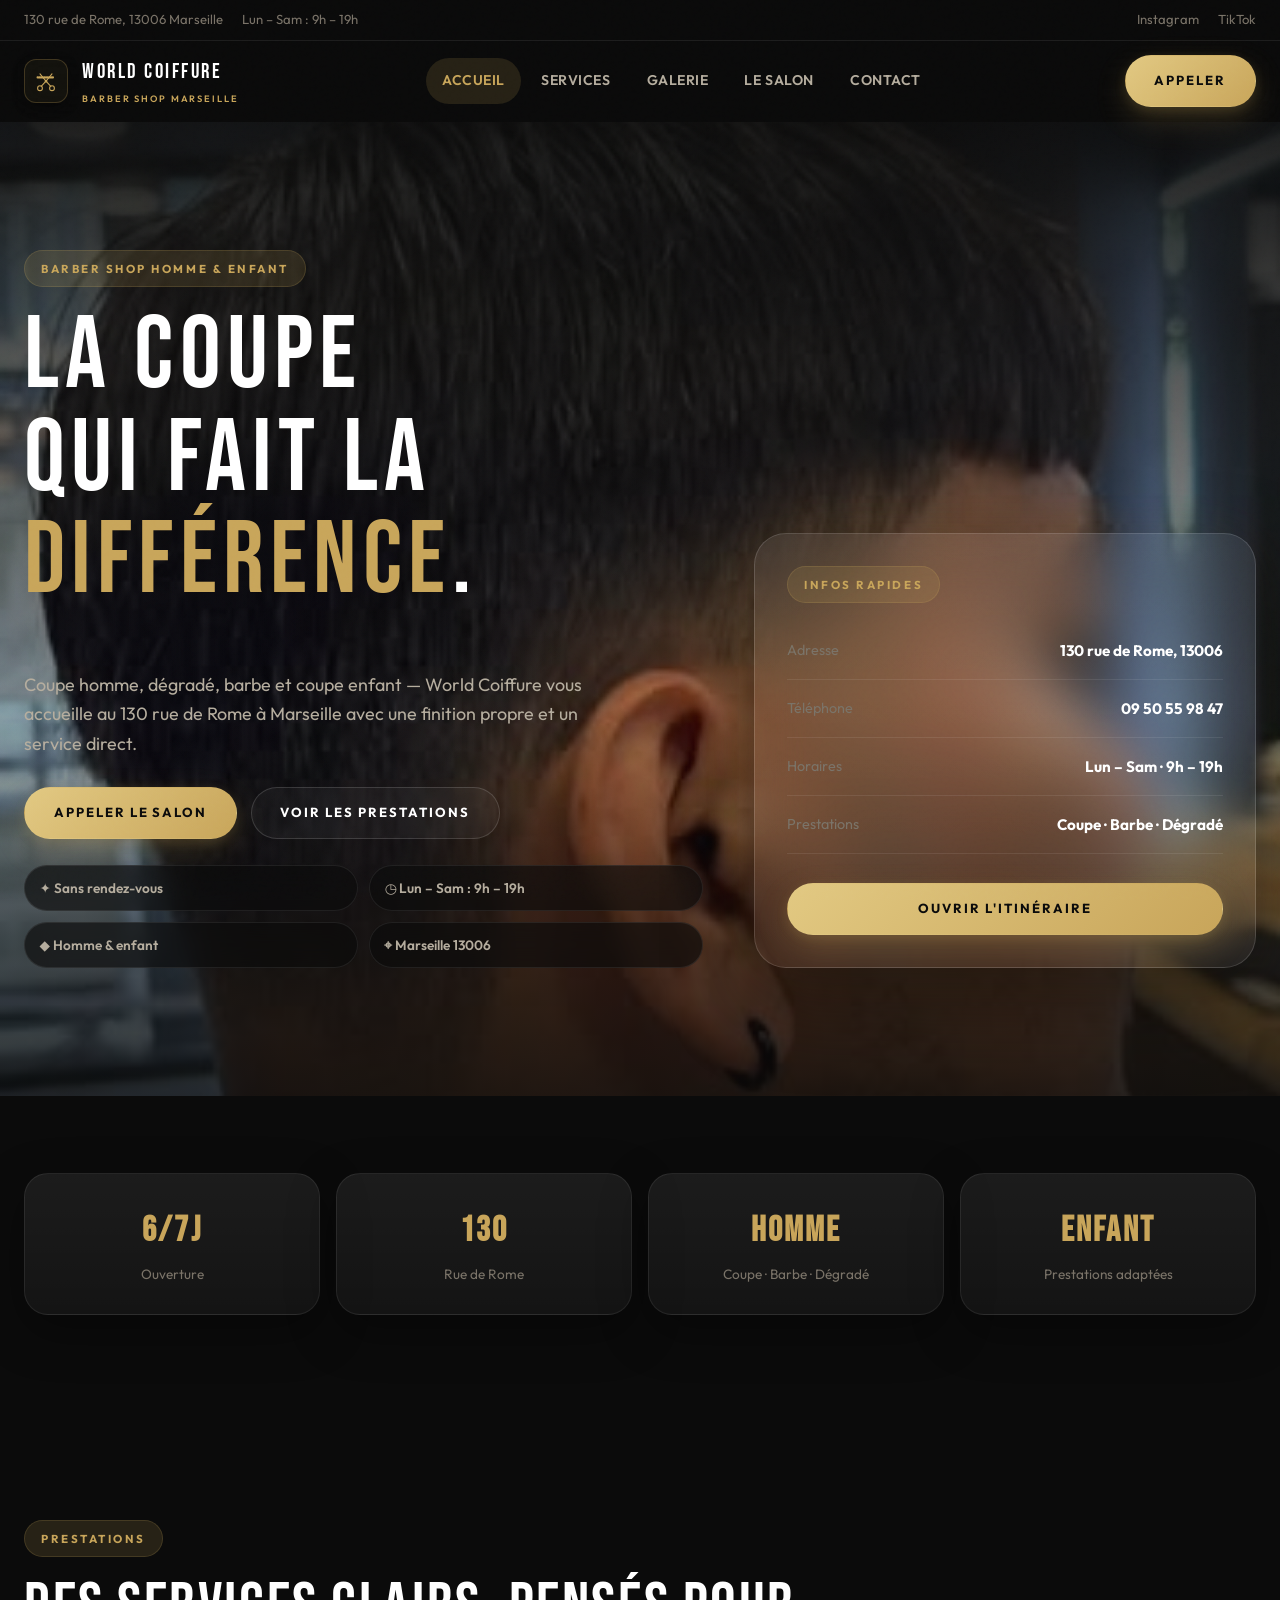
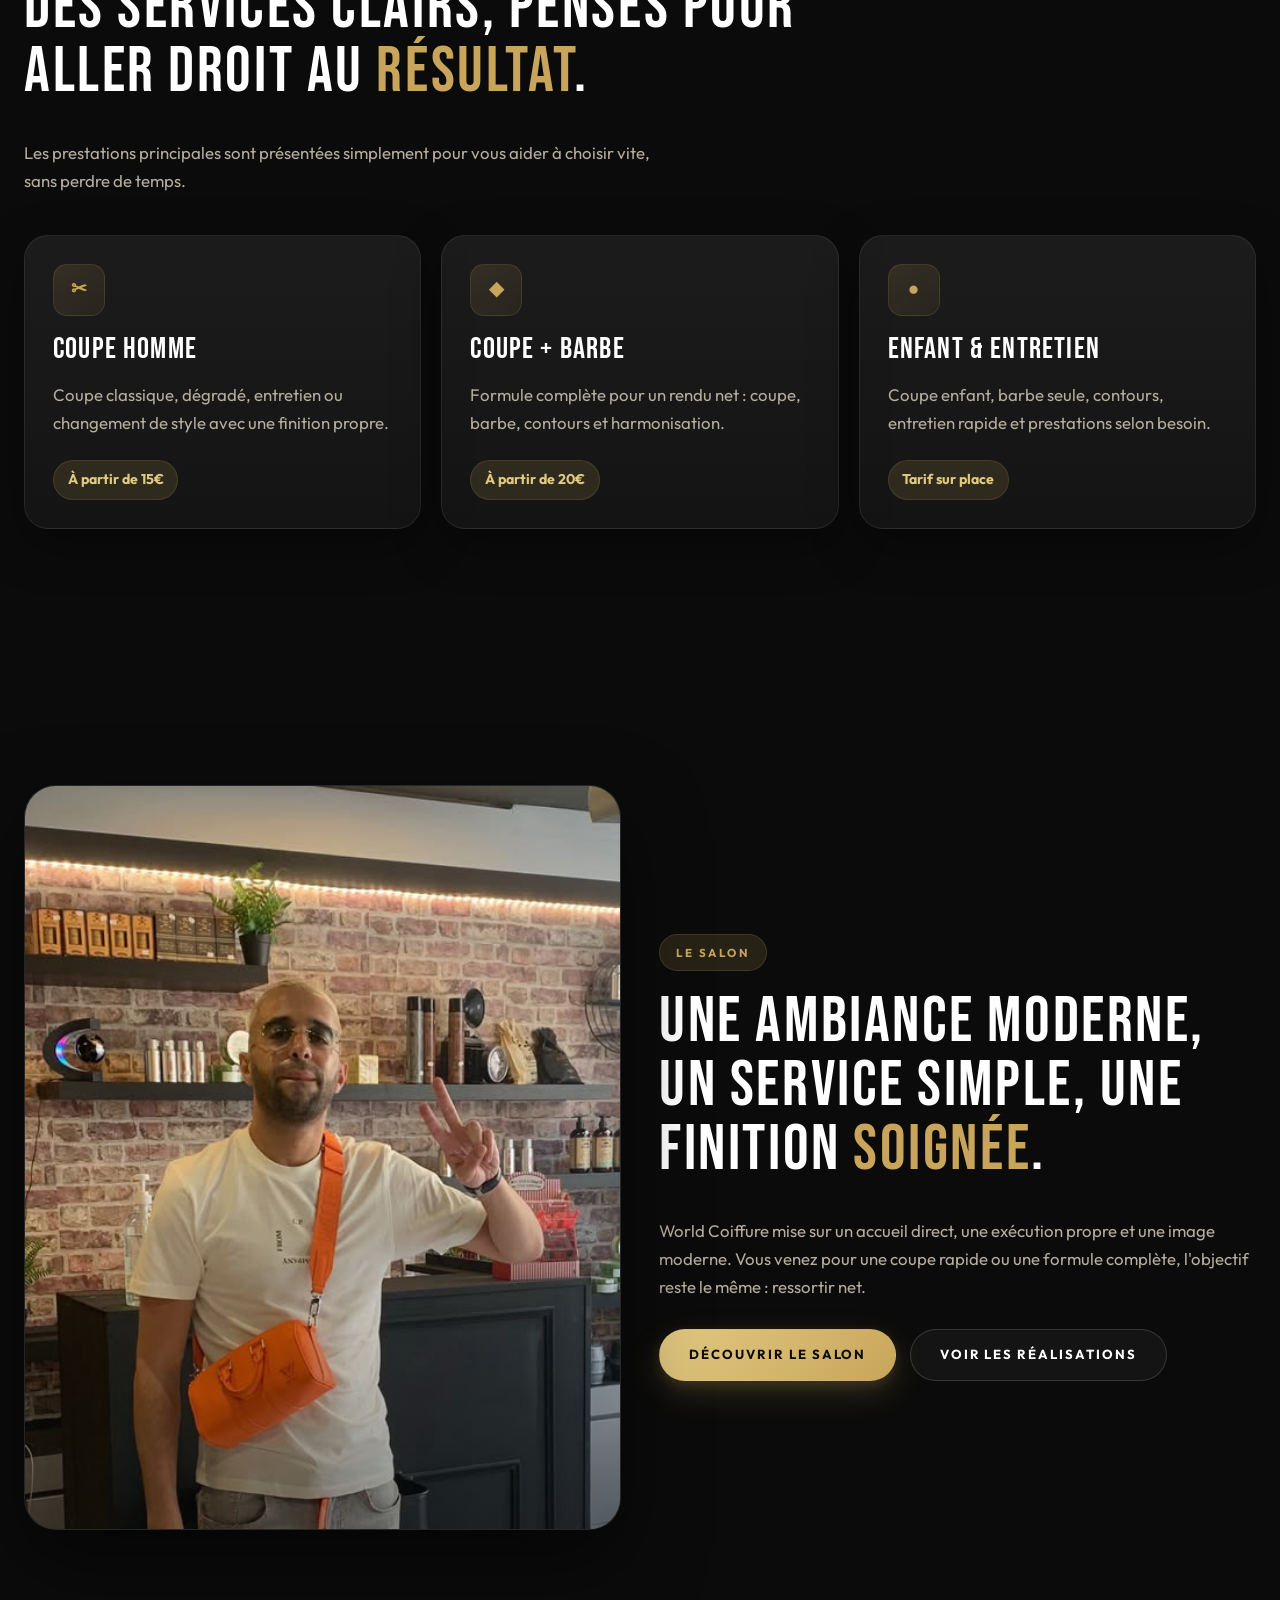
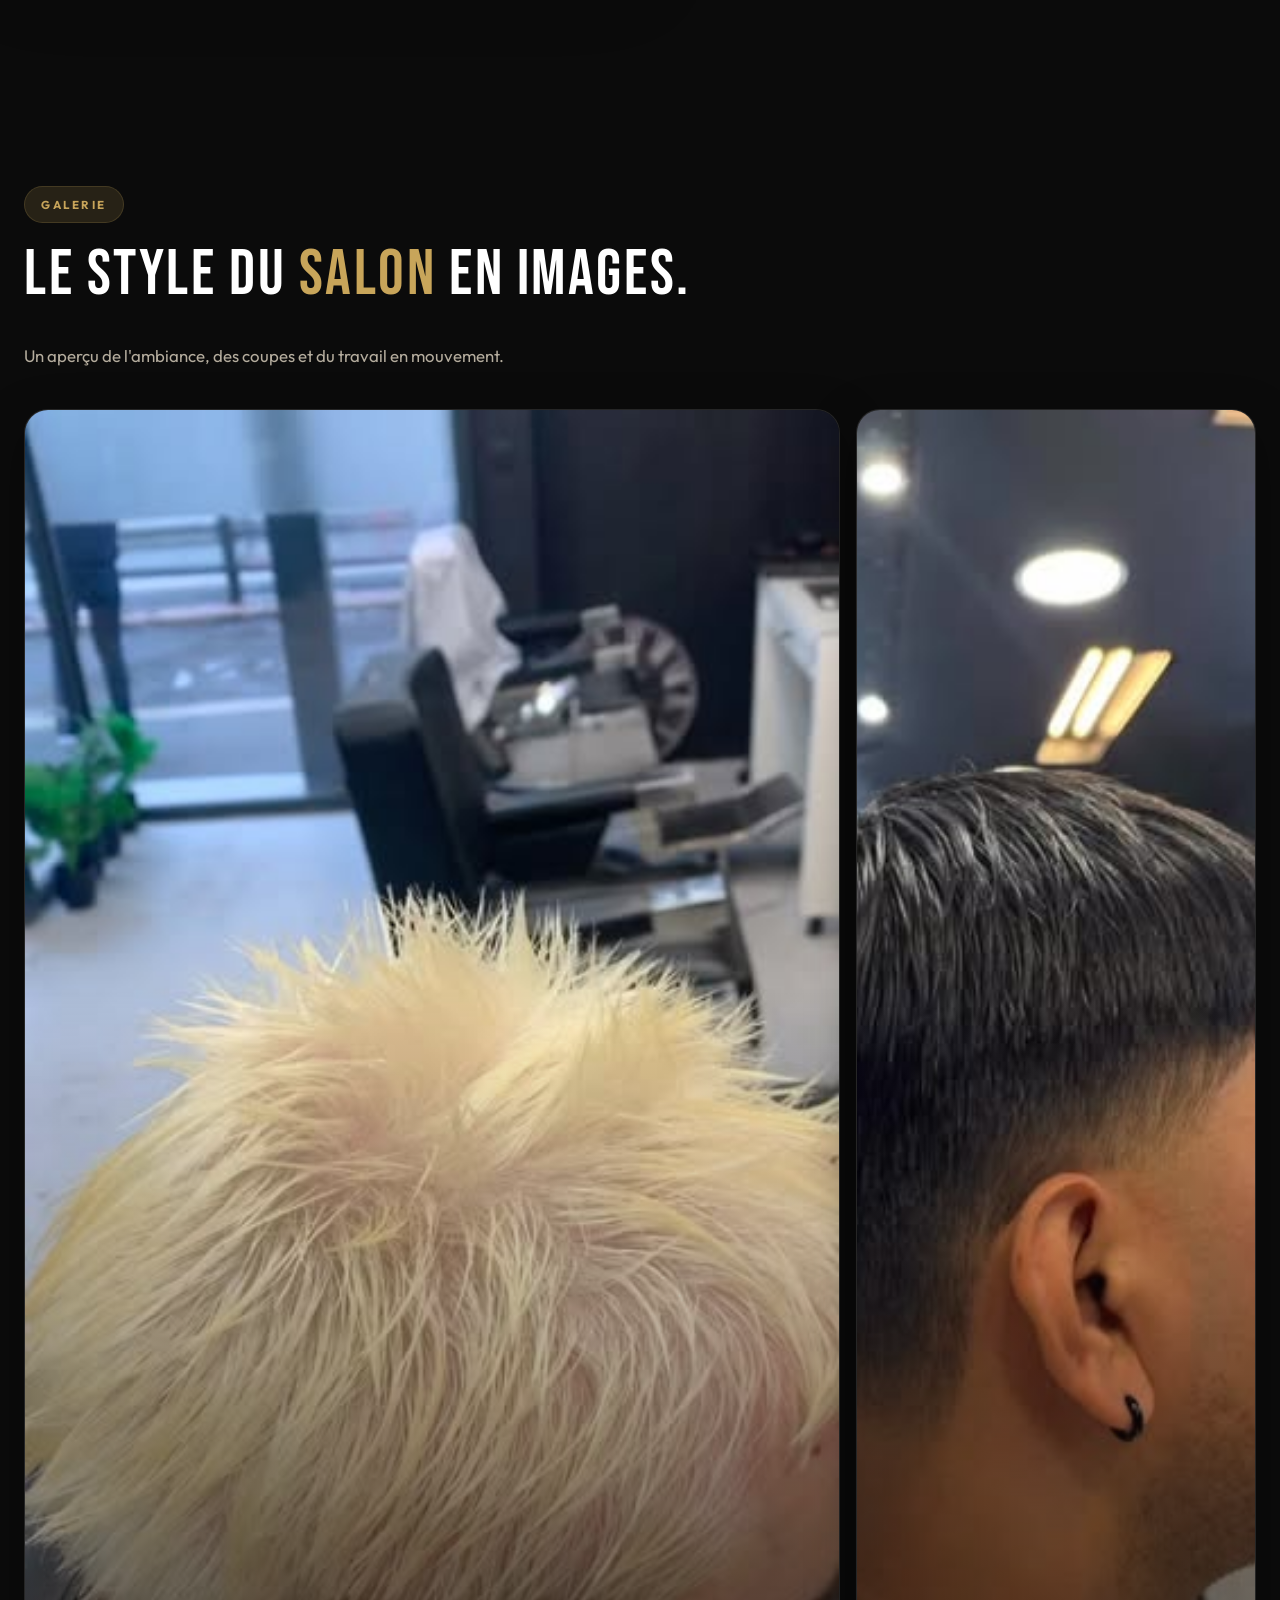
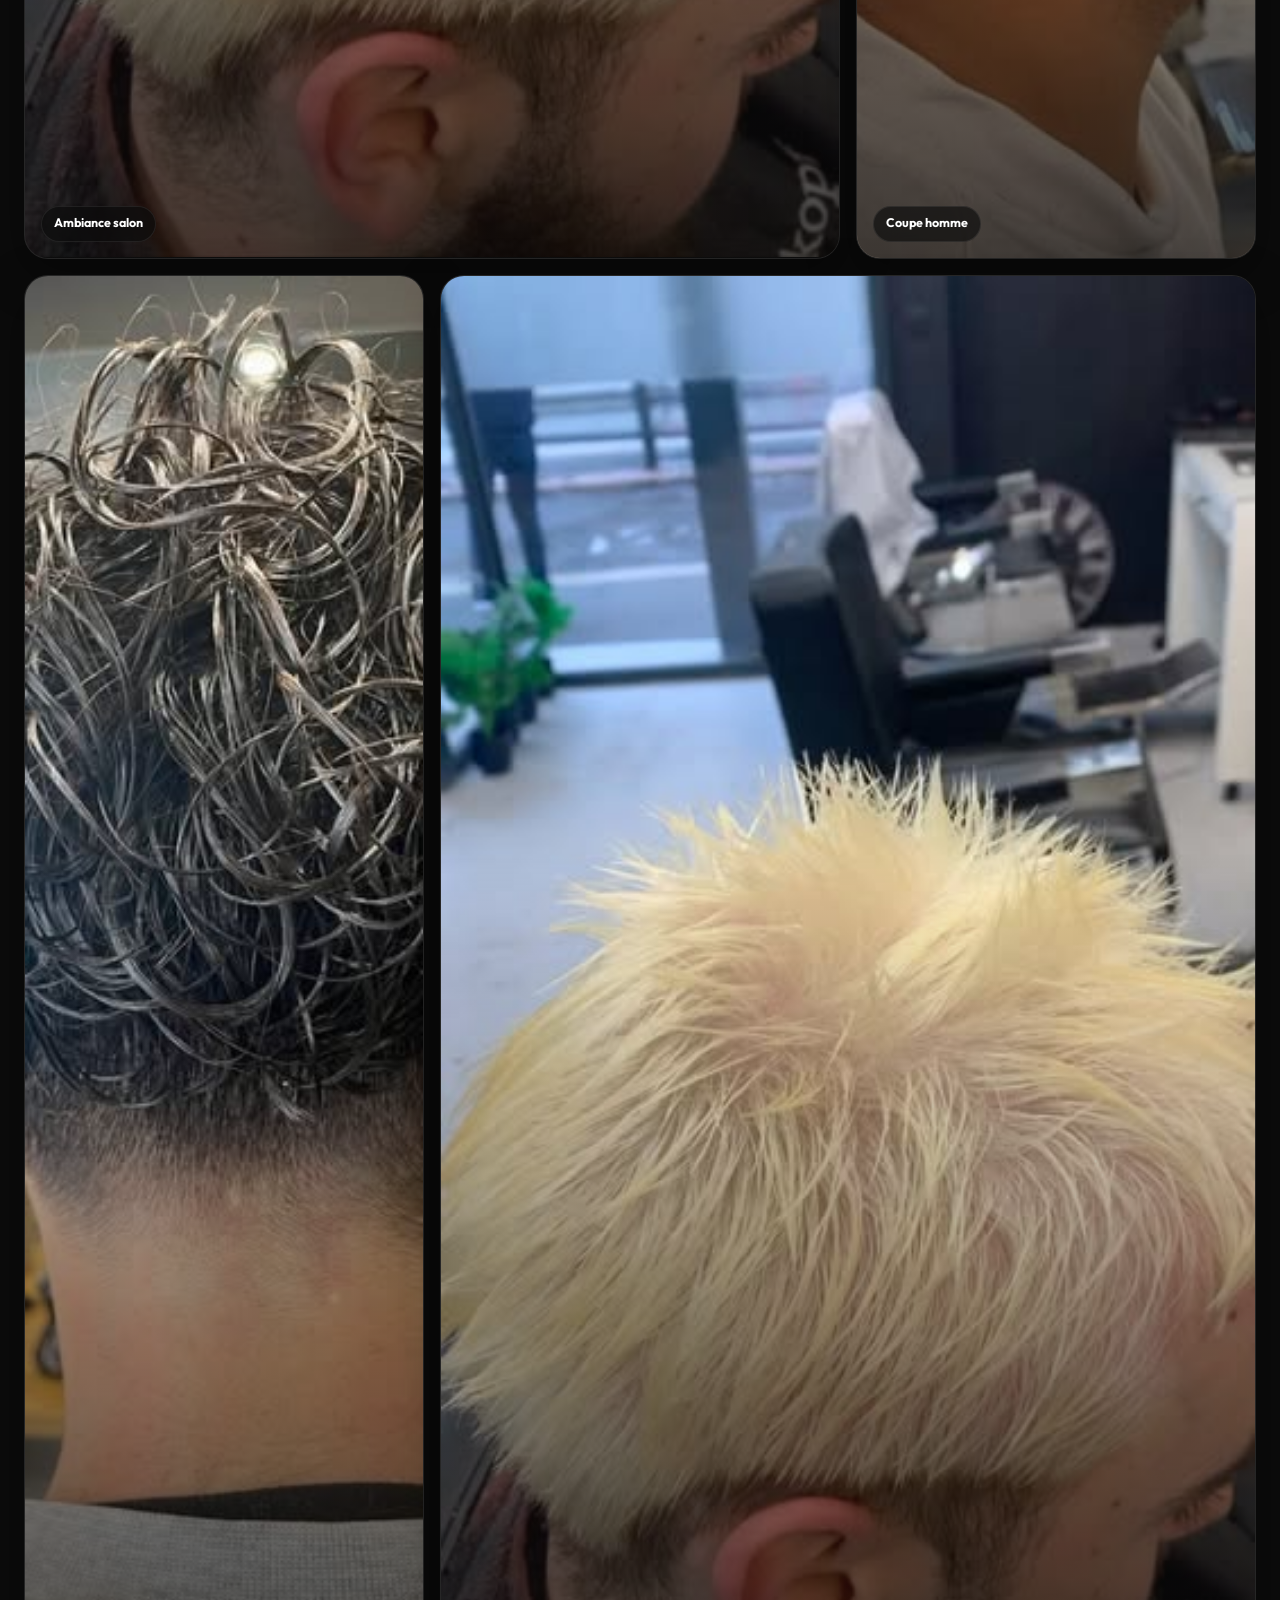
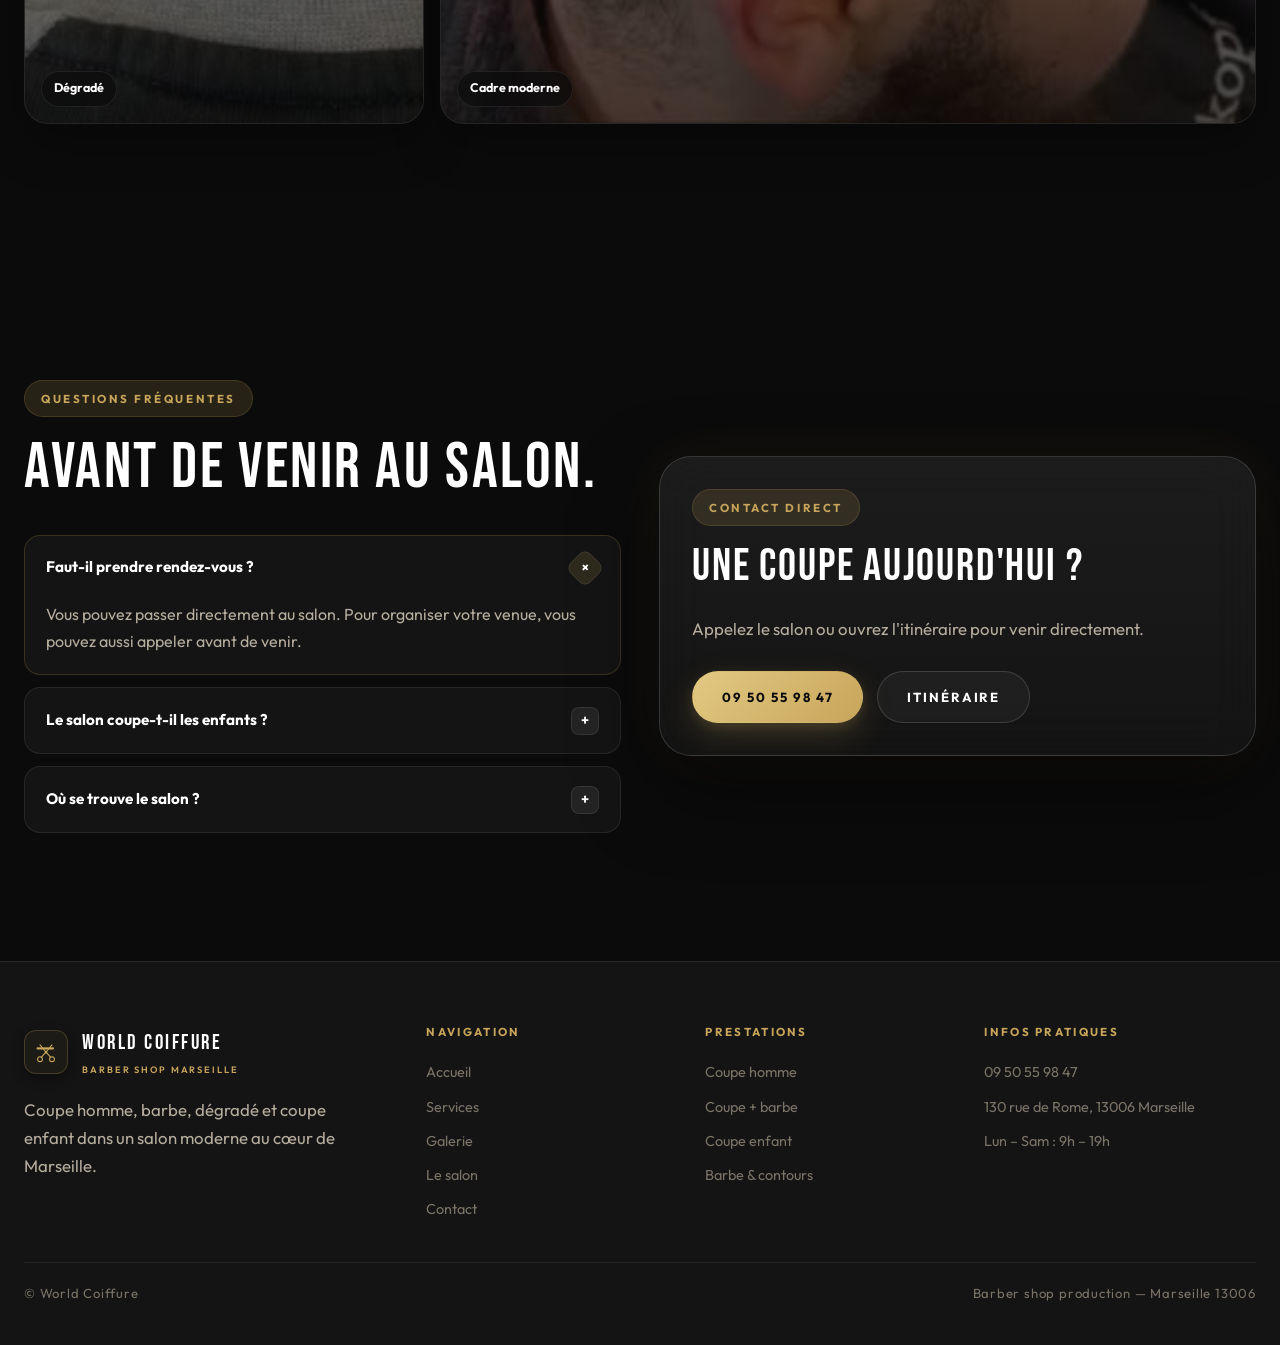
<file: index.html>
<!DOCTYPE html>
<html lang="fr">
<head>
  <meta charset="UTF-8">
  <meta name="viewport" content="width=device-width, initial-scale=1.0">
  <title>World Coiffure — Barber shop homme & enfant à Marseille</title>
  <meta name="description" content="Coupe homme, barbe, dégradé et coupe enfant à Marseille. World Coiffure vous accueille au 130 rue de Rome, du lundi au samedi de 9h à 19h.">
  <meta name="theme-color" content="#0b0b0b">
  <meta property="og:title" content="World Coiffure — Barber shop homme & enfant à Marseille">
  <meta property="og:description" content="Coupe homme, barbe, dégradé et coupe enfant à Marseille. World Coiffure vous accueille au 130 rue de Rome, du lundi au samedi de 9h à 19h.">
  <meta property="og:type" content="website">
  <meta property="og:locale" content="fr_FR">
  <meta property="og:image" content="https://dyme133.github.io/world-coiffure/assets/images/salon-interieur-02.jpg">
  <meta name="twitter:card" content="summary_large_image">
  <link rel="canonical" href="https://dyme133.github.io/world-coiffure/">
  <link rel="icon" href="data:image/svg+xml,%3Csvg xmlns='http://www.w3.org/2000/svg' viewBox='0 0 100 100'%3E%3Ccircle cx='25' cy='80' r='10' stroke='%23c8a55a' stroke-width='6' fill='none'/%3E%3Ccircle cx='75' cy='80' r='10' stroke='%23c8a55a' stroke-width='6' fill='none'/%3E%3Cpath d='M 30 72 L 48 53 L 75 20' stroke='%23c8a55a' stroke-width='6' stroke-linecap='round' stroke-linejoin='round'/%3E%3Cpath d='M 70 72 L 52 53 L 25 20' stroke='%23c8a55a' stroke-width='6' stroke-linecap='round' stroke-linejoin='round'/%3E%3Ccircle cx='50' cy='51' r='5' fill='%23c8a55a'/%3E%3Cline x1='15' y1='35' x2='85' y2='35' stroke='%23c8a55a' stroke-dasharray='1 7' stroke-width='11' stroke-linecap='round'/%3E%3C/svg%3E">
  <link rel="preconnect" href="https://fonts.googleapis.com">
  <link rel="preconnect" href="https://fonts.gstatic.com" crossorigin>
  <link href="https://fonts.googleapis.com/css2?family=Bebas+Neue&family=Outfit:wght@300;400;500;600;700;800&display=swap" rel="stylesheet">
  <link rel="stylesheet" href="css/styles.css">
  <script type="application/ld+json">{"@context": "https://schema.org", "@type": "HairSalon", "name": "World Coiffure", "description": "Barber shop homme et enfant à Marseille : coupe homme, barbe, dégradé et finitions soignées.", "telephone": "+33950559847", "url": "https://dyme133.github.io/world-coiffure/", "priceRange": "€€", "address": {"@type": "PostalAddress", "streetAddress": "130 rue de Rome", "postalCode": "13006", "addressLocality": "Marseille", "addressCountry": "FR"}, "openingHoursSpecification": [{"@type": "OpeningHoursSpecification", "dayOfWeek": ["Monday", "Tuesday", "Wednesday", "Thursday", "Friday", "Saturday"], "opens": "09:00", "closes": "19:00"}], "sameAs": ["https://instagram.com/world.coiffure", "https://www.tiktok.com/@world.coiffure"]}</script>
</head>
<body>
<a href="#main" class="skip-link">Aller au contenu</a>

<div class="topbar">
  <div class="container topbar__inner">
    <div class="topbar__group"><span>130 rue de Rome, 13006 Marseille</span><span>Lun – Sam : 9h – 19h</span></div>
    <div class="topbar__group"><a href="https://instagram.com/world.coiffure" target="_blank" rel="noopener">Instagram</a><a href="https://www.tiktok.com/@world.coiffure" target="_blank" rel="noopener">TikTok</a></div>
  </div>
</div>

<header class="header" id="siteHeader">
  <div class="container header__inner">
    <a class="logo" href="index.html" aria-label="World Coiffure — accueil">
      <span class="logo__mark"><svg width="24" height="24" viewBox="0 0 100 100" fill="none" stroke="currentColor" stroke-width="4.5" stroke-linecap="round" stroke-linejoin="round"><circle cx="25" cy="80" r="10" /><circle cx="75" cy="80" r="10" /><path d="M 30 72 L 48 53 L 75 20" /><path d="M 70 72 L 52 53 L 25 20" /><circle cx="50" cy="51" r="3.5" fill="currentColor" /><line x1="15" y1="35" x2="85" y2="35" stroke-dasharray="1 6" stroke-width="9" /></svg></span>
      <span>World Coiffure<small>Barber Shop Marseille</small></span>
    </a>
    <nav class="nav" aria-label="Navigation principale">
      <a href="index.html" class="active">Accueil</a>
      <a href="services.html">Services</a>
      <a href="gallery.html">Galerie</a>
      <a href="about.html">Le salon</a>
      <a href="contact.html">Contact</a>
    </nav>
    <div class="header__actions">
      <a class="btn btn-primary" href="tel:+33950559847">Appeler</a>
      <button class="icon-button" id="menuToggle" aria-label="Ouvrir le menu">☰</button>
    </div>
  </div>
</header>

<div class="drawer" id="drawer" aria-hidden="true">
  <div class="drawer__backdrop"></div>
  <div class="drawer__panel">
    <div style="display:flex;align-items:center;justify-content:space-between;gap:1rem">
      <strong style="font-family:var(--font-display);font-size:1.4rem;letter-spacing:.08em;text-transform:uppercase">World Coiffure</strong>
      <button class="icon-button" id="drawerClose" style="display:grid" aria-label="Fermer le menu">✕</button>
    </div>
    <nav class="drawer__nav">
      <a href="index.html" class="active">Accueil</a>
      <a href="services.html">Services</a>
      <a href="gallery.html">Galerie</a>
      <a href="about.html">Le salon</a>
      <a href="contact.html">Contact</a>
    </nav>
    <a class="btn btn-primary btn-full" href="tel:+33950559847">Appeler le salon</a>
    <a class="btn btn-secondary btn-full" href="https://maps.google.com/?q=130+rue+de+Rome+13006+Marseille" target="_blank" rel="noopener">Ouvrir l'itinéraire</a>
  </div>
</div>

<main id="main">

<!-- ═══ HERO ═══ -->
<section class="hero">
  <div class="hero__media">
    <video autoplay muted loop playsinline preload="metadata" poster="assets/images/coupe-homme-04.jpg">
      <source src="assets/videos/insta-reel-04.mp4" type="video/mp4">
    </video>
  </div>
  <div class="container hero__content">
    <div class="hero__grid">
      <div class="hero__copy" data-reveal>
        <span class="eyebrow">Barber shop homme & enfant</span>
        <h1>La coupe<br>qui fait la <span class="text-gold">différence</span>.</h1>
        <p>Coupe homme, dégradé, barbe et coupe enfant — World Coiffure vous accueille au 130 rue de Rome à Marseille avec une finition propre et un service direct.</p>
        <div class="hero__actions">
          <a class="btn btn-primary" href="tel:+33950559847">Appeler le salon</a>
          <a class="btn btn-secondary" href="services.html">Voir les prestations</a>
        </div>
        <div class="quick-grid">
          <span class="pill">✦ Sans rendez-vous</span>
          <span class="pill">◷ Lun – Sam : 9h – 19h</span>
          <span class="pill">◆ Homme & enfant</span>
          <span class="pill">⌖ Marseille 13006</span>
        </div>
      </div>
      <aside class="panel panel-pad" data-reveal>
        <span class="eyebrow">Infos rapides</span>
        <div class="info-row"><span>Adresse</span><strong>130 rue de Rome, 13006</strong></div>
        <div class="info-row"><span>Téléphone</span><strong>09 50 55 98 47</strong></div>
        <div class="info-row"><span>Horaires</span><strong>Lun – Sam · 9h – 19h</strong></div>
        <div class="info-row"><span>Prestations</span><strong>Coupe · Barbe · Dégradé</strong></div>
        <div class="actions">
          <a class="btn btn-primary btn-full" href="https://maps.google.com/?q=130+rue+de+Rome+13006+Marseille" target="_blank" rel="noopener">Ouvrir l'itinéraire</a>
        </div>
      </aside>
    </div>
  </div>
</section>

<!-- ═══ STATS ═══ -->
<section class="section-tight">
  <div class="container stats" data-reveal>
    <div class="card stat"><strong>6/7j</strong><span>Ouverture</span></div>
    <div class="card stat"><strong>130</strong><span>Rue de Rome</span></div>
    <div class="card stat"><strong>Homme</strong><span>Coupe · Barbe · Dégradé</span></div>
    <div class="card stat"><strong>Enfant</strong><span>Prestations adaptées</span></div>
  </div>
</section>

<!-- ═══ SERVICES ═══ -->
<section class="section">
  <div class="container">
    <div class="section-head" data-reveal>
      <span class="eyebrow">Prestations</span>
      <h2>Des services clairs, pensés pour aller droit au <span class="text-gold">résultat</span>.</h2>
      <p>Les prestations principales sont présentées simplement pour vous aider à choisir vite, sans perdre de temps.</p>
    </div>
    <div class="card-grid">
      <article class="card" data-reveal>
        <div class="card__icon">✂</div>
        <h3>Coupe homme</h3>
        <p>Coupe classique, dégradé, entretien ou changement de style avec une finition propre.</p>
        <span class="price">À partir de 15€</span>
      </article>
      <article class="card" data-reveal>
        <div class="card__icon">◆</div>
        <h3>Coupe + barbe</h3>
        <p>Formule complète pour un rendu net : coupe, barbe, contours et harmonisation.</p>
        <span class="price">À partir de 20€</span>
      </article>
      <article class="card" data-reveal>
        <div class="card__icon">●</div>
        <h3>Enfant & entretien</h3>
        <p>Coupe enfant, barbe seule, contours, entretien rapide et prestations selon besoin.</p>
        <span class="price">Tarif sur place</span>
      </article>
    </div>
  </div>
</section>

<!-- ═══ ABOUT SPLIT ═══ -->
<section class="section">
  <div class="container split">
    <div class="media-frame" data-reveal>
      <img loading="lazy" src="assets/images/salon-interieur-02.jpg" alt="Intérieur du salon World Coiffure à Marseille">
    </div>
    <div data-reveal>
      <span class="eyebrow">Le salon</span>
      <h2>Une ambiance moderne, un service simple, une finition <span class="text-gold">soignée</span>.</h2>
      <p>World Coiffure mise sur un accueil direct, une exécution propre et une image moderne. Vous venez pour une coupe rapide ou une formule complète, l'objectif reste le même : ressortir net.</p>
      <div class="actions">
        <a class="btn btn-primary" href="about.html">Découvrir le salon</a>
        <a class="btn btn-secondary" href="gallery.html">Voir les réalisations</a>
      </div>
    </div>
  </div>
</section>

<!-- ═══ GALLERY BENTO ═══ -->
<section class="section">
  <div class="container">
    <div class="section-head" data-reveal>
      <span class="eyebrow">Galerie</span>
      <h2>Le style du <span class="text-gold">salon</span> en images.</h2>
      <p>Un aperçu de l'ambiance, des coupes et du travail en mouvement.</p>
    </div>
    <div class="bento">
      <a class="tile tile--wide" href="gallery.html" data-reveal>
        <video autoplay muted loop playsinline preload="metadata" poster="assets/images/salon-interieur-01.jpg">
          <source src="assets/videos/insta-reel-01.mp4" type="video/mp4">
        </video>
        <div class="tile__label"><span class="badge">Ambiance salon</span></div>
      </a>
      <a class="tile tile--small" href="gallery.html" data-reveal>
        <img loading="lazy" src="assets/images/coupe-homme-04.jpg" alt="Coupe homme avec finition propre">
        <div class="tile__label"><span class="badge">Coupe homme</span></div>
      </a>
      <a class="tile tile--small" href="gallery.html" data-reveal>
        <img loading="lazy" src="assets/images/degrade-01.jpg" alt="Dégradé homme texturé">
        <div class="tile__label"><span class="badge">Dégradé</span></div>
      </a>
      <a class="tile tile--wide" href="gallery.html" data-reveal>
        <img loading="lazy" src="assets/images/salon-interieur-01.jpg" alt="Poste de coiffure World Coiffure">
        <div class="tile__label"><span class="badge">Cadre moderne</span></div>
      </a>
    </div>
  </div>
</section>

<!-- ═══ FAQ + CTA ═══ -->
<section class="section">
  <div class="container split">
    <div data-reveal>
      <span class="eyebrow">Questions fréquentes</span>
      <h2>Avant de venir au salon.</h2>
      <div class="faq">
        <article class="faq-item is-open">
          <button class="faq-button" aria-expanded="true">Faut-il prendre rendez-vous ? <span>+</span></button>
          <div class="faq-body">Vous pouvez passer directement au salon. Pour organiser votre venue, vous pouvez aussi appeler avant de venir.</div>
        </article>
        <article class="faq-item">
          <button class="faq-button" aria-expanded="false">Le salon coupe-t-il les enfants ? <span>+</span></button>
          <div class="faq-body">Oui, World Coiffure propose aussi des prestations pour enfants.</div>
        </article>
        <article class="faq-item">
          <button class="faq-button" aria-expanded="false">Où se trouve le salon ? <span>+</span></button>
          <div class="faq-body">Le salon se situe au 130 rue de Rome, 13006 Marseille.</div>
        </article>
      </div>
    </div>
    <div class="panel panel-pad" data-reveal>
      <span class="eyebrow">Contact direct</span>
      <h2 style="font-size:clamp(2rem, 3.5vw, 3rem)">Une coupe aujourd'hui ?</h2>
      <p>Appelez le salon ou ouvrez l'itinéraire pour venir directement.</p>
      <div class="actions">
        <a class="btn btn-primary" href="tel:+33950559847">09 50 55 98 47</a>
        <a class="btn btn-secondary" href="https://maps.google.com/?q=130+rue+de+Rome+13006+Marseille" target="_blank" rel="noopener">Itinéraire</a>
      </div>
    </div>
  </div>
</section>

</main>

<footer class="footer">
  <div class="container">
    <div class="footer__grid">
      <div>
        <a class="logo" href="index.html">
          <span class="logo__mark"><svg width="24" height="24" viewBox="0 0 100 100" fill="none" stroke="currentColor" stroke-width="4.5" stroke-linecap="round" stroke-linejoin="round"><circle cx="25" cy="80" r="10" /><circle cx="75" cy="80" r="10" /><path d="M 30 72 L 48 53 L 75 20" /><path d="M 70 72 L 52 53 L 25 20" /><circle cx="50" cy="51" r="3.5" fill="currentColor" /><line x1="15" y1="35" x2="85" y2="35" stroke-dasharray="1 6" stroke-width="9" /></svg></span>
          <span>World Coiffure<small>Barber Shop Marseille</small></span>
        </a>
        <p style="margin-top:1.2rem;max-width:340px">Coupe homme, barbe, dégradé et coupe enfant dans un salon moderne au cœur de Marseille.</p>
      </div>
      <div>
        <h4>Navigation</h4>
        <div class="footer__links">
          <a href="index.html">Accueil</a><a href="services.html">Services</a><a href="gallery.html">Galerie</a><a href="about.html">Le salon</a><a href="contact.html">Contact</a>
        </div>
      </div>
      <div>
        <h4>Prestations</h4>
        <div class="footer__links">
          <a href="services.html">Coupe homme</a><a href="services.html">Coupe + barbe</a><a href="services.html">Coupe enfant</a><a href="services.html">Barbe & contours</a>
        </div>
      </div>
      <div>
        <h4>Infos pratiques</h4>
        <div class="footer__links">
          <a href="tel:+33950559847">09 50 55 98 47</a>
          <a href="https://maps.google.com/?q=130+rue+de+Rome+13006+Marseille" target="_blank" rel="noopener">130 rue de Rome, 13006 Marseille</a>
          <span>Lun – Sam : 9h – 19h</span>
        </div>
      </div>
    </div>
    <div class="footer__bottom">
      <span>© World Coiffure</span>
      <span>Barber shop production — Marseille 13006</span>
    </div>
  </div>
</footer>

<div class="mobile-cta">
  <a class="btn btn-primary" href="tel:+33950559847">Appeler</a>
  <a class="btn btn-secondary" href="https://maps.google.com/?q=130+rue+de+Rome+13006+Marseille" target="_blank" rel="noopener">Itinéraire</a>
</div>

<script src="js/main.js"></script>
</body>
</html>
</file>
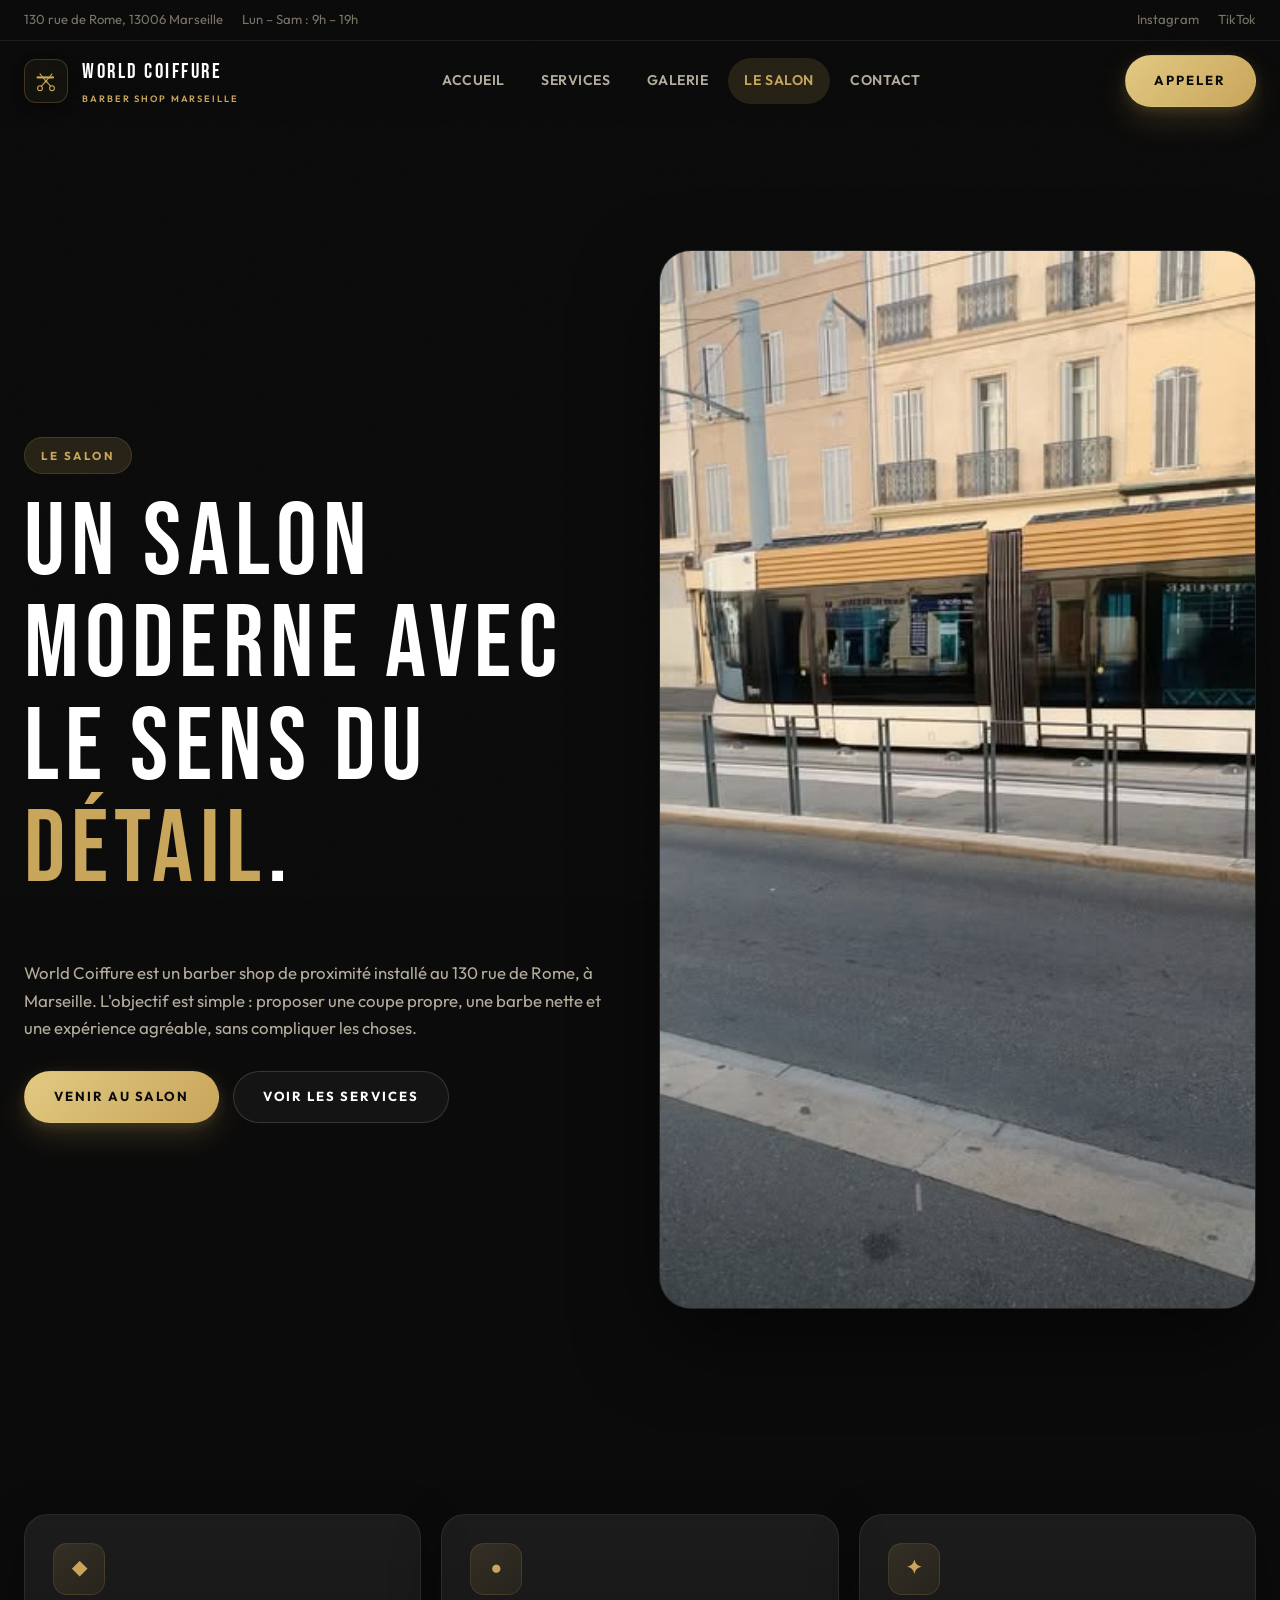
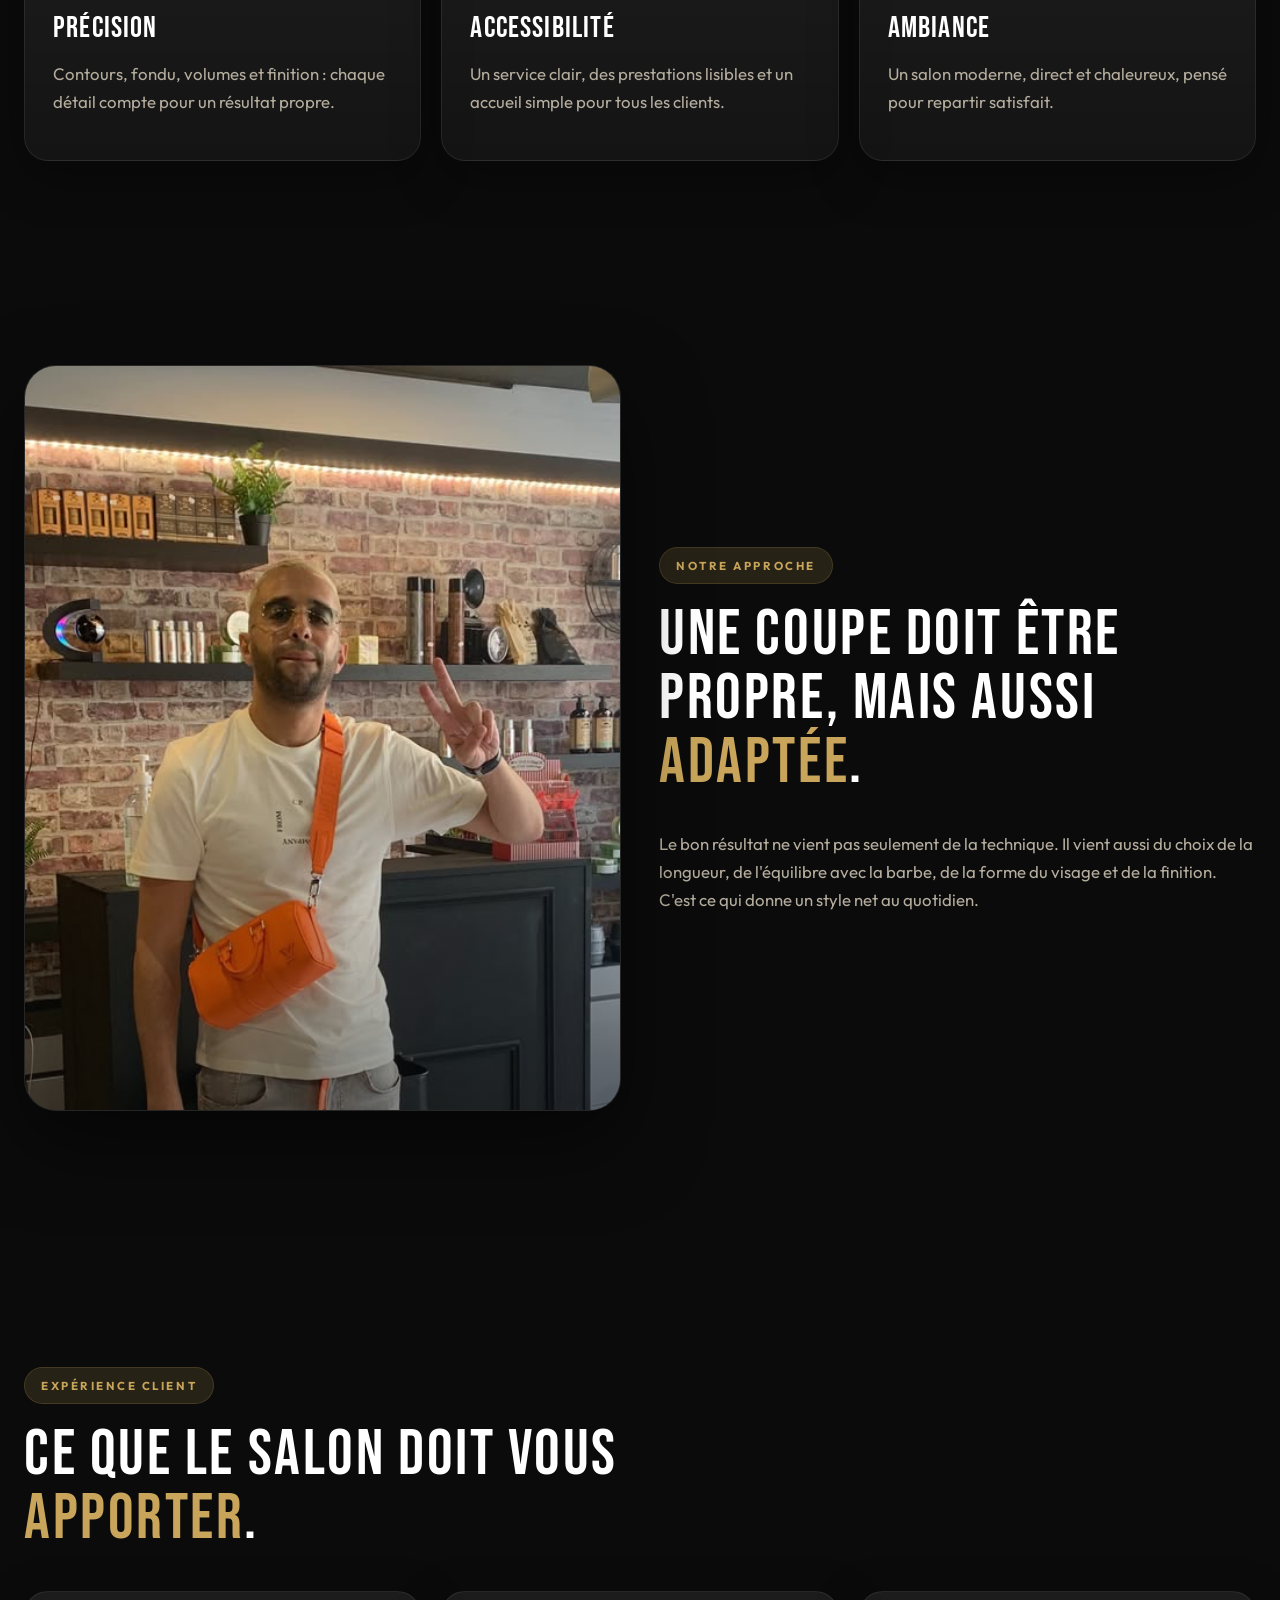
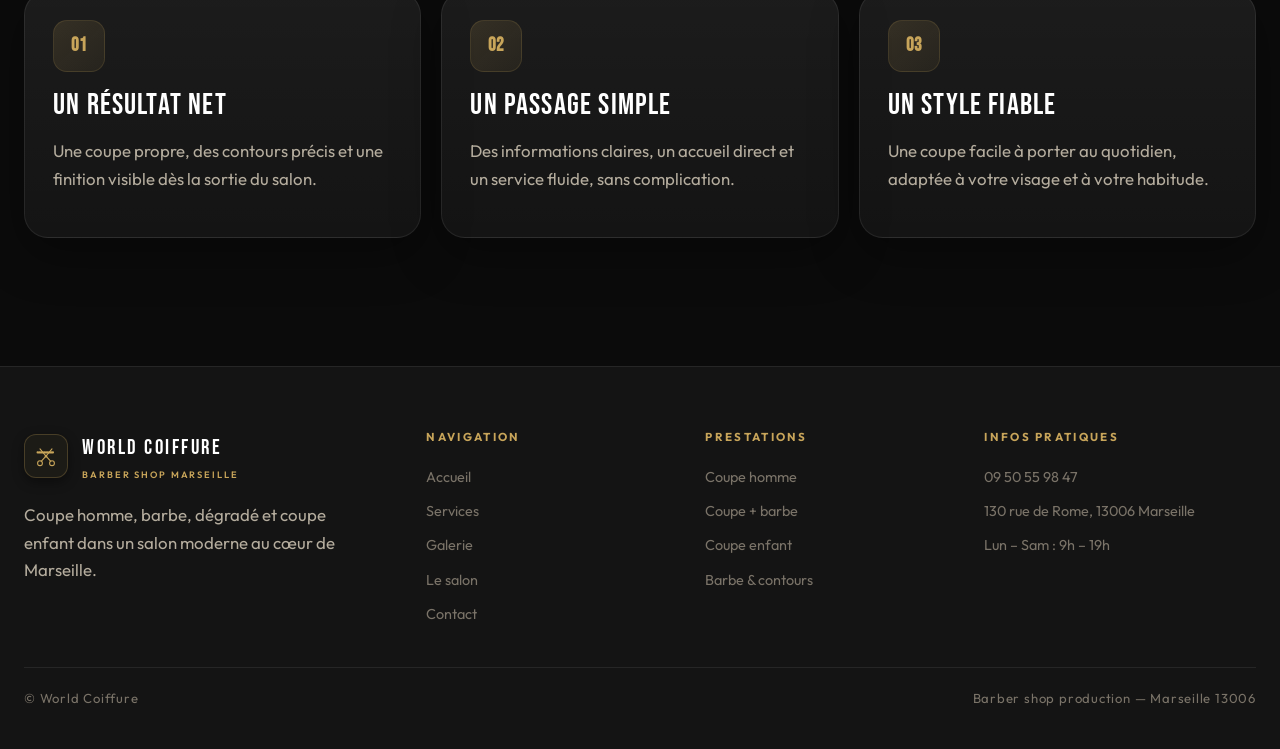
<file: about.html>
<!DOCTYPE html>
<html lang="fr">
<head>
  <meta charset="UTF-8">
  <meta name="viewport" content="width=device-width, initial-scale=1.0">
  <title>Le salon — World Coiffure Marseille</title>
  <meta name="description" content="Découvrez World Coiffure, barber shop homme et enfant à Marseille : ambiance, savoir-faire, valeurs et expérience client.">
  <meta name="theme-color" content="#0b0b0b">
  <meta property="og:title" content="Le salon — World Coiffure Marseille">
  <meta property="og:description" content="Découvrez World Coiffure, barber shop homme et enfant à Marseille : ambiance, savoir-faire, valeurs et expérience client.">
  <meta property="og:type" content="website">
  <meta property="og:locale" content="fr_FR">
  <meta property="og:image" content="https://dyme133.github.io/world-coiffure/assets/images/salon-interieur-02.jpg">
  <meta name="twitter:card" content="summary_large_image">
  <link rel="canonical" href="https://dyme133.github.io/world-coiffure/about.html">
  <link rel="icon" href="data:image/svg+xml,%3Csvg xmlns='http://www.w3.org/2000/svg' viewBox='0 0 100 100'%3E%3Ccircle cx='25' cy='80' r='10' stroke='%23c8a55a' stroke-width='6' fill='none'/%3E%3Ccircle cx='75' cy='80' r='10' stroke='%23c8a55a' stroke-width='6' fill='none'/%3E%3Cpath d='M 30 72 L 48 53 L 75 20' stroke='%23c8a55a' stroke-width='6' stroke-linecap='round' stroke-linejoin='round'/%3E%3Cpath d='M 70 72 L 52 53 L 25 20' stroke='%23c8a55a' stroke-width='6' stroke-linecap='round' stroke-linejoin='round'/%3E%3Ccircle cx='50' cy='51' r='5' fill='%23c8a55a'/%3E%3Cline x1='15' y1='35' x2='85' y2='35' stroke='%23c8a55a' stroke-dasharray='1 7' stroke-width='11' stroke-linecap='round'/%3E%3C/svg%3E">
  <link rel="preconnect" href="https://fonts.googleapis.com">
  <link rel="preconnect" href="https://fonts.gstatic.com" crossorigin>
  <link href="https://fonts.googleapis.com/css2?family=Bebas+Neue&family=Outfit:wght@300;400;500;600;700;800&display=swap" rel="stylesheet">
  <link rel="stylesheet" href="css/styles.css">
</head>
<body>
<a href="#main" class="skip-link">Aller au contenu</a>

<div class="topbar">
  <div class="container topbar__inner">
    <div class="topbar__group"><span>130 rue de Rome, 13006 Marseille</span><span>Lun – Sam : 9h – 19h</span></div>
    <div class="topbar__group"><a href="https://instagram.com/world.coiffure" target="_blank" rel="noopener">Instagram</a><a href="https://www.tiktok.com/@world.coiffure" target="_blank" rel="noopener">TikTok</a></div>
  </div>
</div>

<header class="header" id="siteHeader">
  <div class="container header__inner">
    <a class="logo" href="index.html" aria-label="World Coiffure — accueil">
      <span class="logo__mark"><svg width="24" height="24" viewBox="0 0 100 100" fill="none" stroke="currentColor" stroke-width="4.5" stroke-linecap="round" stroke-linejoin="round"><circle cx="25" cy="80" r="10" /><circle cx="75" cy="80" r="10" /><path d="M 30 72 L 48 53 L 75 20" /><path d="M 70 72 L 52 53 L 25 20" /><circle cx="50" cy="51" r="3.5" fill="currentColor" /><line x1="15" y1="35" x2="85" y2="35" stroke-dasharray="1 6" stroke-width="9" /></svg></span>
      <span>World Coiffure<small>Barber Shop Marseille</small></span>
    </a>
    <nav class="nav" aria-label="Navigation principale">
      <a href="index.html">Accueil</a>
      <a href="services.html">Services</a>
      <a href="gallery.html">Galerie</a>
      <a href="about.html" class="active">Le salon</a>
      <a href="contact.html">Contact</a>
    </nav>
    <div class="header__actions">
      <a class="btn btn-primary" href="tel:+33950559847">Appeler</a>
      <button class="icon-button" id="menuToggle" aria-label="Ouvrir le menu">☰</button>
    </div>
  </div>
</header>

<div class="drawer" id="drawer" aria-hidden="true">
  <div class="drawer__backdrop"></div>
  <div class="drawer__panel">
    <div style="display:flex;align-items:center;justify-content:space-between;gap:1rem">
      <strong style="font-family:var(--font-display);font-size:1.4rem;letter-spacing:.08em;text-transform:uppercase">World Coiffure</strong>
      <button class="icon-button" id="drawerClose" style="display:grid" aria-label="Fermer le menu">✕</button>
    </div>
    <nav class="drawer__nav">
      <a href="index.html">Accueil</a>
      <a href="services.html">Services</a>
      <a href="gallery.html">Galerie</a>
      <a href="about.html" class="active">Le salon</a>
      <a href="contact.html">Contact</a>
    </nav>
    <a class="btn btn-primary btn-full" href="tel:+33950559847">Appeler le salon</a>
    <a class="btn btn-secondary btn-full" href="https://maps.google.com/?q=130+rue+de+Rome+13006+Marseille" target="_blank" rel="noopener">Ouvrir l'itinéraire</a>
  </div>
</div>

<main id="main">

<section class="section">
  <div class="container split">
    <div data-reveal>
      <span class="eyebrow">Le salon</span>
      <h1>Un salon moderne avec le sens du <span class="text-gold">détail</span>.</h1>
      <p>World Coiffure est un barber shop de proximité installé au 130 rue de Rome, à Marseille. L'objectif est simple : proposer une coupe propre, une barbe nette et une expérience agréable, sans compliquer les choses.</p>
      <div class="actions">
        <a class="btn btn-primary" href="contact.html">Venir au salon</a>
        <a class="btn btn-secondary" href="services.html">Voir les services</a>
      </div>
    </div>
    <div class="media-frame" data-reveal>
      <img loading="lazy" src="assets/images/coiffeur-01.jpg" alt="World Coiffure Marseille">
    </div>
  </div>
</section>

<section class="section-tight">
  <div class="container card-grid">
    <article class="card" data-reveal>
      <div class="card__icon">◆</div>
      <h3>Précision</h3>
      <p>Contours, fondu, volumes et finition : chaque détail compte pour un résultat propre.</p>
    </article>
    <article class="card" data-reveal>
      <div class="card__icon">●</div>
      <h3>Accessibilité</h3>
      <p>Un service clair, des prestations lisibles et un accueil simple pour tous les clients.</p>
    </article>
    <article class="card" data-reveal>
      <div class="card__icon">✦</div>
      <h3>Ambiance</h3>
      <p>Un salon moderne, direct et chaleureux, pensé pour repartir satisfait.</p>
    </article>
  </div>
</section>

<section class="section">
  <div class="container split">
    <div class="media-frame" data-reveal>
      <img loading="lazy" src="assets/images/salon-interieur-02.jpg" alt="Ambiance intérieure World Coiffure">
    </div>
    <div data-reveal>
      <span class="eyebrow">Notre approche</span>
      <h2>Une coupe doit être propre, mais aussi <span class="text-gold">adaptée</span>.</h2>
      <p>Le bon résultat ne vient pas seulement de la technique. Il vient aussi du choix de la longueur, de l'équilibre avec la barbe, de la forme du visage et de la finition. C'est ce qui donne un style net au quotidien.</p>
    </div>
  </div>
</section>

<section class="section">
  <div class="container">
    <div class="section-head" data-reveal>
      <span class="eyebrow">Expérience client</span>
      <h2>Ce que le salon doit vous <span class="text-gold">apporter</span>.</h2>
    </div>
    <div class="card-grid">
      <article class="card" data-reveal>
        <div class="card__icon">01</div>
        <h3>Un résultat net</h3>
        <p>Une coupe propre, des contours précis et une finition visible dès la sortie du salon.</p>
      </article>
      <article class="card" data-reveal>
        <div class="card__icon">02</div>
        <h3>Un passage simple</h3>
        <p>Des informations claires, un accueil direct et un service fluide, sans complication.</p>
      </article>
      <article class="card" data-reveal>
        <div class="card__icon">03</div>
        <h3>Un style fiable</h3>
        <p>Une coupe facile à porter au quotidien, adaptée à votre visage et à votre habitude.</p>
      </article>
    </div>
  </div>
</section>

</main>

<footer class="footer">
  <div class="container">
    <div class="footer__grid">
      <div>
        <a class="logo" href="index.html"><span class="logo__mark"><svg width="24" height="24" viewBox="0 0 100 100" fill="none" stroke="currentColor" stroke-width="4.5" stroke-linecap="round" stroke-linejoin="round"><circle cx="25" cy="80" r="10" /><circle cx="75" cy="80" r="10" /><path d="M 30 72 L 48 53 L 75 20" /><path d="M 70 72 L 52 53 L 25 20" /><circle cx="50" cy="51" r="3.5" fill="currentColor" /><line x1="15" y1="35" x2="85" y2="35" stroke-dasharray="1 6" stroke-width="9" /></svg></span><span>World Coiffure<small>Barber Shop Marseille</small></span></a>
        <p style="margin-top:1.2rem;max-width:340px">Coupe homme, barbe, dégradé et coupe enfant dans un salon moderne au cœur de Marseille.</p>
      </div>
      <div><h4>Navigation</h4><div class="footer__links"><a href="index.html">Accueil</a><a href="services.html">Services</a><a href="gallery.html">Galerie</a><a href="about.html">Le salon</a><a href="contact.html">Contact</a></div></div>
      <div><h4>Prestations</h4><div class="footer__links"><a href="services.html">Coupe homme</a><a href="services.html">Coupe + barbe</a><a href="services.html">Coupe enfant</a><a href="services.html">Barbe & contours</a></div></div>
      <div><h4>Infos pratiques</h4><div class="footer__links"><a href="tel:+33950559847">09 50 55 98 47</a><a href="https://maps.google.com/?q=130+rue+de+Rome+13006+Marseille" target="_blank" rel="noopener">130 rue de Rome, 13006 Marseille</a><span>Lun – Sam : 9h – 19h</span></div></div>
    </div>
    <div class="footer__bottom"><span>© World Coiffure</span><span>Barber shop production — Marseille 13006</span></div>
  </div>
</footer>

<div class="mobile-cta">
  <a class="btn btn-primary" href="tel:+33950559847">Appeler</a>
  <a class="btn btn-secondary" href="https://maps.google.com/?q=130+rue+de+Rome+13006+Marseille" target="_blank" rel="noopener">Itinéraire</a>
</div>

<script src="js/main.js"></script>
</body>
</html>
</file>
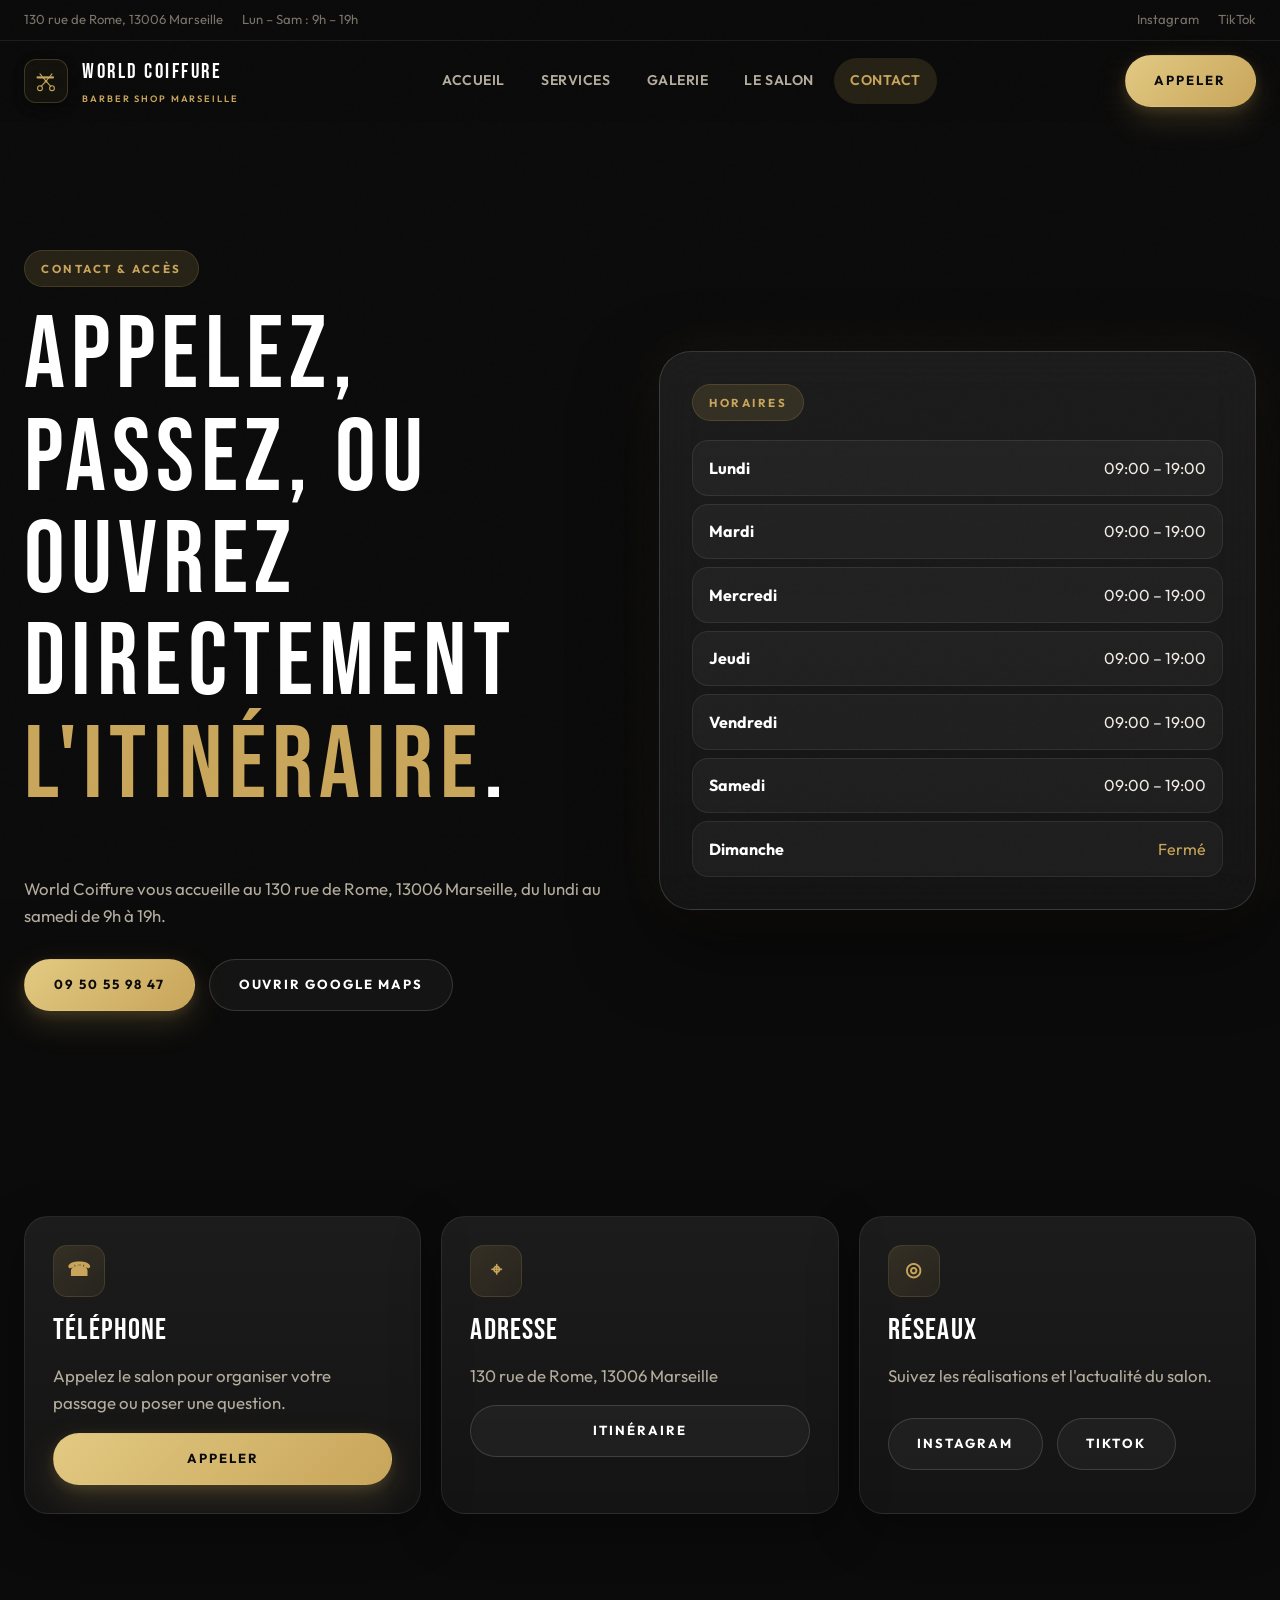
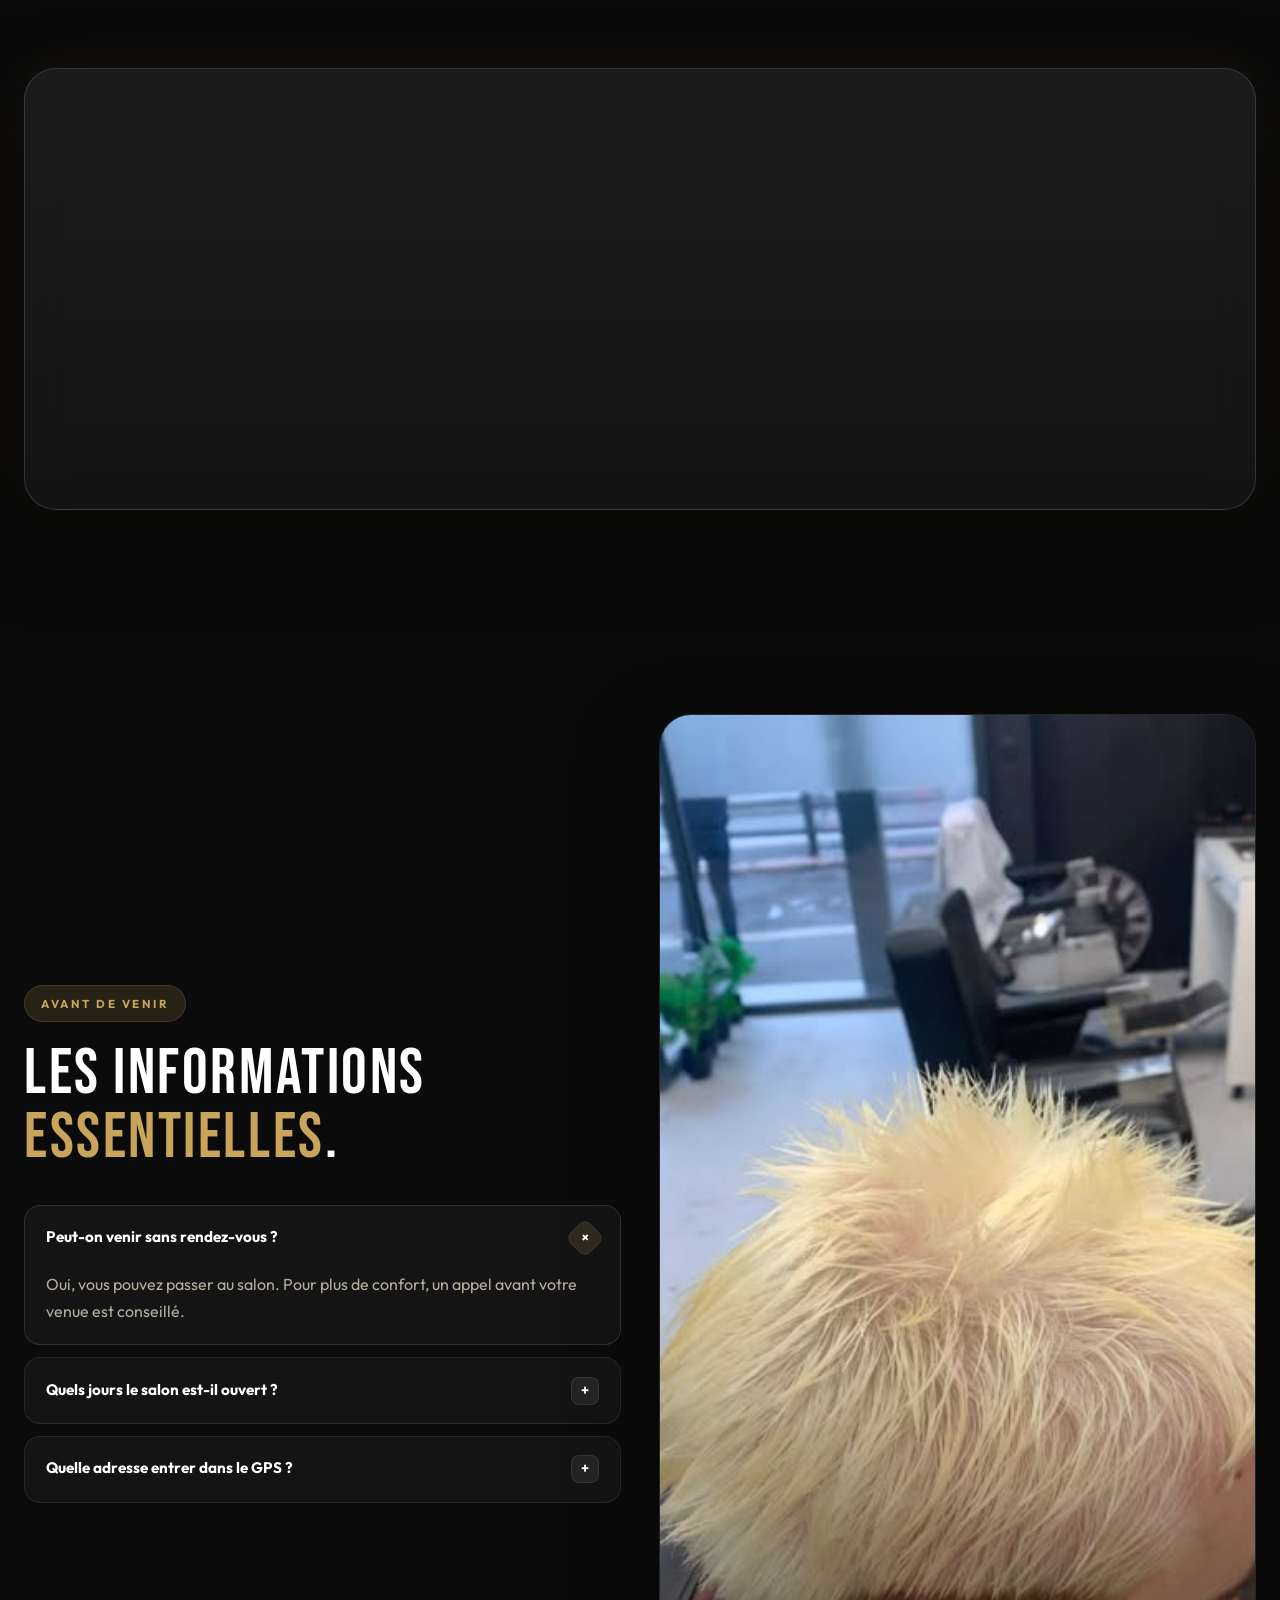
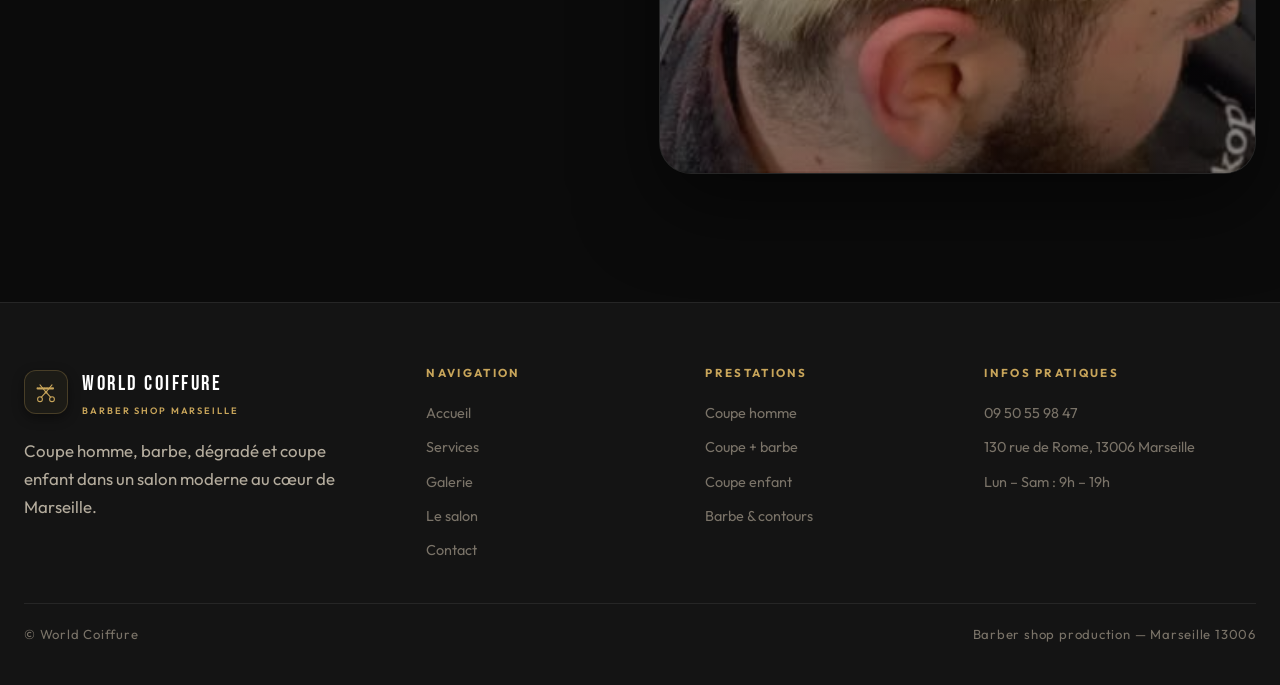
<file: contact.html>
<!DOCTYPE html>
<html lang="fr">
<head>
  <meta charset="UTF-8">
  <meta name="viewport" content="width=device-width, initial-scale=1.0">
  <title>Contact & horaires — World Coiffure Marseille</title>
  <meta name="description" content="Téléphone, adresse, horaires et itinéraire de World Coiffure à Marseille, barber shop homme et enfant au 130 rue de Rome.">
  <meta name="theme-color" content="#0b0b0b">
  <meta property="og:title" content="Contact & horaires — World Coiffure Marseille">
  <meta property="og:description" content="Téléphone, adresse, horaires et itinéraire de World Coiffure à Marseille, barber shop homme et enfant au 130 rue de Rome.">
  <meta property="og:type" content="website">
  <meta property="og:locale" content="fr_FR">
  <meta property="og:image" content="https://dyme133.github.io/world-coiffure/assets/images/salon-interieur-02.jpg">
  <meta name="twitter:card" content="summary_large_image">
  <link rel="canonical" href="https://dyme133.github.io/world-coiffure/contact.html">
  <link rel="icon" href="data:image/svg+xml,%3Csvg xmlns='http://www.w3.org/2000/svg' viewBox='0 0 100 100'%3E%3Ccircle cx='25' cy='80' r='10' stroke='%23c8a55a' stroke-width='6' fill='none'/%3E%3Ccircle cx='75' cy='80' r='10' stroke='%23c8a55a' stroke-width='6' fill='none'/%3E%3Cpath d='M 30 72 L 48 53 L 75 20' stroke='%23c8a55a' stroke-width='6' stroke-linecap='round' stroke-linejoin='round'/%3E%3Cpath d='M 70 72 L 52 53 L 25 20' stroke='%23c8a55a' stroke-width='6' stroke-linecap='round' stroke-linejoin='round'/%3E%3Ccircle cx='50' cy='51' r='5' fill='%23c8a55a'/%3E%3Cline x1='15' y1='35' x2='85' y2='35' stroke='%23c8a55a' stroke-dasharray='1 7' stroke-width='11' stroke-linecap='round'/%3E%3C/svg%3E">
  <link rel="preconnect" href="https://fonts.googleapis.com">
  <link rel="preconnect" href="https://fonts.gstatic.com" crossorigin>
  <link href="https://fonts.googleapis.com/css2?family=Bebas+Neue&family=Outfit:wght@300;400;500;600;700;800&display=swap" rel="stylesheet">
  <link rel="stylesheet" href="css/styles.css">
</head>
<body>
<a href="#main" class="skip-link">Aller au contenu</a>

<div class="topbar">
  <div class="container topbar__inner">
    <div class="topbar__group"><span>130 rue de Rome, 13006 Marseille</span><span>Lun – Sam : 9h – 19h</span></div>
    <div class="topbar__group"><a href="https://instagram.com/world.coiffure" target="_blank" rel="noopener">Instagram</a><a href="https://www.tiktok.com/@world.coiffure" target="_blank" rel="noopener">TikTok</a></div>
  </div>
</div>

<header class="header" id="siteHeader">
  <div class="container header__inner">
    <a class="logo" href="index.html" aria-label="World Coiffure — accueil">
      <span class="logo__mark"><svg width="24" height="24" viewBox="0 0 100 100" fill="none" stroke="currentColor" stroke-width="4.5" stroke-linecap="round" stroke-linejoin="round"><circle cx="25" cy="80" r="10" /><circle cx="75" cy="80" r="10" /><path d="M 30 72 L 48 53 L 75 20" /><path d="M 70 72 L 52 53 L 25 20" /><circle cx="50" cy="51" r="3.5" fill="currentColor" /><line x1="15" y1="35" x2="85" y2="35" stroke-dasharray="1 6" stroke-width="9" /></svg></span>
      <span>World Coiffure<small>Barber Shop Marseille</small></span>
    </a>
    <nav class="nav" aria-label="Navigation principale">
      <a href="index.html">Accueil</a>
      <a href="services.html">Services</a>
      <a href="gallery.html">Galerie</a>
      <a href="about.html">Le salon</a>
      <a href="contact.html" class="active">Contact</a>
    </nav>
    <div class="header__actions">
      <a class="btn btn-primary" href="tel:+33950559847">Appeler</a>
      <button class="icon-button" id="menuToggle" aria-label="Ouvrir le menu">☰</button>
    </div>
  </div>
</header>

<div class="drawer" id="drawer" aria-hidden="true">
  <div class="drawer__backdrop"></div>
  <div class="drawer__panel">
    <div style="display:flex;align-items:center;justify-content:space-between;gap:1rem">
      <strong style="font-family:var(--font-display);font-size:1.4rem;letter-spacing:.08em;text-transform:uppercase">World Coiffure</strong>
      <button class="icon-button" id="drawerClose" style="display:grid" aria-label="Fermer le menu">✕</button>
    </div>
    <nav class="drawer__nav">
      <a href="index.html">Accueil</a>
      <a href="services.html">Services</a>
      <a href="gallery.html">Galerie</a>
      <a href="about.html">Le salon</a>
      <a href="contact.html" class="active">Contact</a>
    </nav>
    <a class="btn btn-primary btn-full" href="tel:+33950559847">Appeler le salon</a>
    <a class="btn btn-secondary btn-full" href="https://maps.google.com/?q=130+rue+de+Rome+13006+Marseille" target="_blank" rel="noopener">Ouvrir l'itinéraire</a>
  </div>
</div>

<main id="main">

<section class="section">
  <div class="container split">
    <div data-reveal>
      <span class="eyebrow">Contact & accès</span>
      <h1>Appelez, passez, ou ouvrez directement <span class="text-gold">l'itinéraire</span>.</h1>
      <p>World Coiffure vous accueille au 130 rue de Rome, 13006 Marseille, du lundi au samedi de 9h à 19h.</p>
      <div class="actions">
        <a class="btn btn-primary" href="tel:+33950559847">09 50 55 98 47</a>
        <a class="btn btn-secondary" href="https://maps.google.com/?q=130+rue+de+Rome+13006+Marseille" target="_blank" rel="noopener">Ouvrir Google Maps</a>
      </div>
    </div>
    <div class="panel panel-pad" data-reveal>
      <span class="eyebrow">Horaires</span>
      <div class="hours">
        <div class="hours-row"><strong>Lundi</strong><span>09:00 – 19:00</span></div>
        <div class="hours-row"><strong>Mardi</strong><span>09:00 – 19:00</span></div>
        <div class="hours-row"><strong>Mercredi</strong><span>09:00 – 19:00</span></div>
        <div class="hours-row"><strong>Jeudi</strong><span>09:00 – 19:00</span></div>
        <div class="hours-row"><strong>Vendredi</strong><span>09:00 – 19:00</span></div>
        <div class="hours-row"><strong>Samedi</strong><span>09:00 – 19:00</span></div>
        <div class="hours-row"><strong>Dimanche</strong><span style="color:var(--gold)">Fermé</span></div>
      </div>
    </div>
  </div>
</section>

<section class="section-tight">
  <div class="container card-grid">
    <article class="card" data-reveal>
      <div class="card__icon">☎</div>
      <h3>Téléphone</h3>
      <p>Appelez le salon pour organiser votre passage ou poser une question.</p>
      <a class="btn btn-primary btn-full" href="tel:+33950559847">Appeler</a>
    </article>
    <article class="card" data-reveal>
      <div class="card__icon">⌖</div>
      <h3>Adresse</h3>
      <p>130 rue de Rome, 13006 Marseille</p>
      <a class="btn btn-secondary btn-full" href="https://maps.google.com/?q=130+rue+de+Rome+13006+Marseille" target="_blank" rel="noopener">Itinéraire</a>
    </article>
    <article class="card" data-reveal>
      <div class="card__icon">◎</div>
      <h3>Réseaux</h3>
      <p>Suivez les réalisations et l'actualité du salon.</p>
      <div class="actions">
        <a class="btn btn-secondary" href="https://instagram.com/world.coiffure" target="_blank" rel="noopener">Instagram</a>
        <a class="btn btn-secondary" href="https://www.tiktok.com/@world.coiffure" target="_blank" rel="noopener">TikTok</a>
      </div>
    </article>
  </div>
</section>

<section class="section-tight">
  <div class="container panel" data-reveal>
    <iframe class="map" title="Carte vers World Coiffure" src="https://www.google.com/maps?q=130+rue+de+Rome+13006+Marseille&output=embed" loading="lazy" referrerpolicy="no-referrer-when-downgrade"></iframe>
  </div>
</section>

<section class="section">
  <div class="container split">
    <div data-reveal>
      <span class="eyebrow">Avant de venir</span>
      <h2>Les informations <span class="text-gold">essentielles</span>.</h2>
      <div class="faq">
        <article class="faq-item is-open">
          <button class="faq-button" aria-expanded="true">Peut-on venir sans rendez-vous ? <span>+</span></button>
          <div class="faq-body">Oui, vous pouvez passer au salon. Pour plus de confort, un appel avant votre venue est conseillé.</div>
        </article>
        <article class="faq-item">
          <button class="faq-button" aria-expanded="false">Quels jours le salon est-il ouvert ? <span>+</span></button>
          <div class="faq-body">Le salon est ouvert du lundi au samedi, de 9h à 19h.</div>
        </article>
        <article class="faq-item">
          <button class="faq-button" aria-expanded="false">Quelle adresse entrer dans le GPS ? <span>+</span></button>
          <div class="faq-body">World Coiffure — 130 rue de Rome, 13006 Marseille.</div>
        </article>
      </div>
    </div>
    <div class="media-frame" data-reveal>
      <img loading="lazy" src="assets/images/salon-interieur-01.jpg" alt="Salon World Coiffure à Marseille">
    </div>
  </div>
</section>

</main>

<footer class="footer">
  <div class="container">
    <div class="footer__grid">
      <div>
        <a class="logo" href="index.html"><span class="logo__mark"><svg width="24" height="24" viewBox="0 0 100 100" fill="none" stroke="currentColor" stroke-width="4.5" stroke-linecap="round" stroke-linejoin="round"><circle cx="25" cy="80" r="10" /><circle cx="75" cy="80" r="10" /><path d="M 30 72 L 48 53 L 75 20" /><path d="M 70 72 L 52 53 L 25 20" /><circle cx="50" cy="51" r="3.5" fill="currentColor" /><line x1="15" y1="35" x2="85" y2="35" stroke-dasharray="1 6" stroke-width="9" /></svg></span><span>World Coiffure<small>Barber Shop Marseille</small></span></a>
        <p style="margin-top:1.2rem;max-width:340px">Coupe homme, barbe, dégradé et coupe enfant dans un salon moderne au cœur de Marseille.</p>
      </div>
      <div><h4>Navigation</h4><div class="footer__links"><a href="index.html">Accueil</a><a href="services.html">Services</a><a href="gallery.html">Galerie</a><a href="about.html">Le salon</a><a href="contact.html">Contact</a></div></div>
      <div><h4>Prestations</h4><div class="footer__links"><a href="services.html">Coupe homme</a><a href="services.html">Coupe + barbe</a><a href="services.html">Coupe enfant</a><a href="services.html">Barbe & contours</a></div></div>
      <div><h4>Infos pratiques</h4><div class="footer__links"><a href="tel:+33950559847">09 50 55 98 47</a><a href="https://maps.google.com/?q=130+rue+de+Rome+13006+Marseille" target="_blank" rel="noopener">130 rue de Rome, 13006 Marseille</a><span>Lun – Sam : 9h – 19h</span></div></div>
    </div>
    <div class="footer__bottom"><span>© World Coiffure</span><span>Barber shop production — Marseille 13006</span></div>
  </div>
</footer>

<div class="mobile-cta">
  <a class="btn btn-primary" href="tel:+33950559847">Appeler</a>
  <a class="btn btn-secondary" href="https://maps.google.com/?q=130+rue+de+Rome+13006+Marseille" target="_blank" rel="noopener">Itinéraire</a>
</div>

<script src="js/main.js"></script>
</body>
</html>
</file>
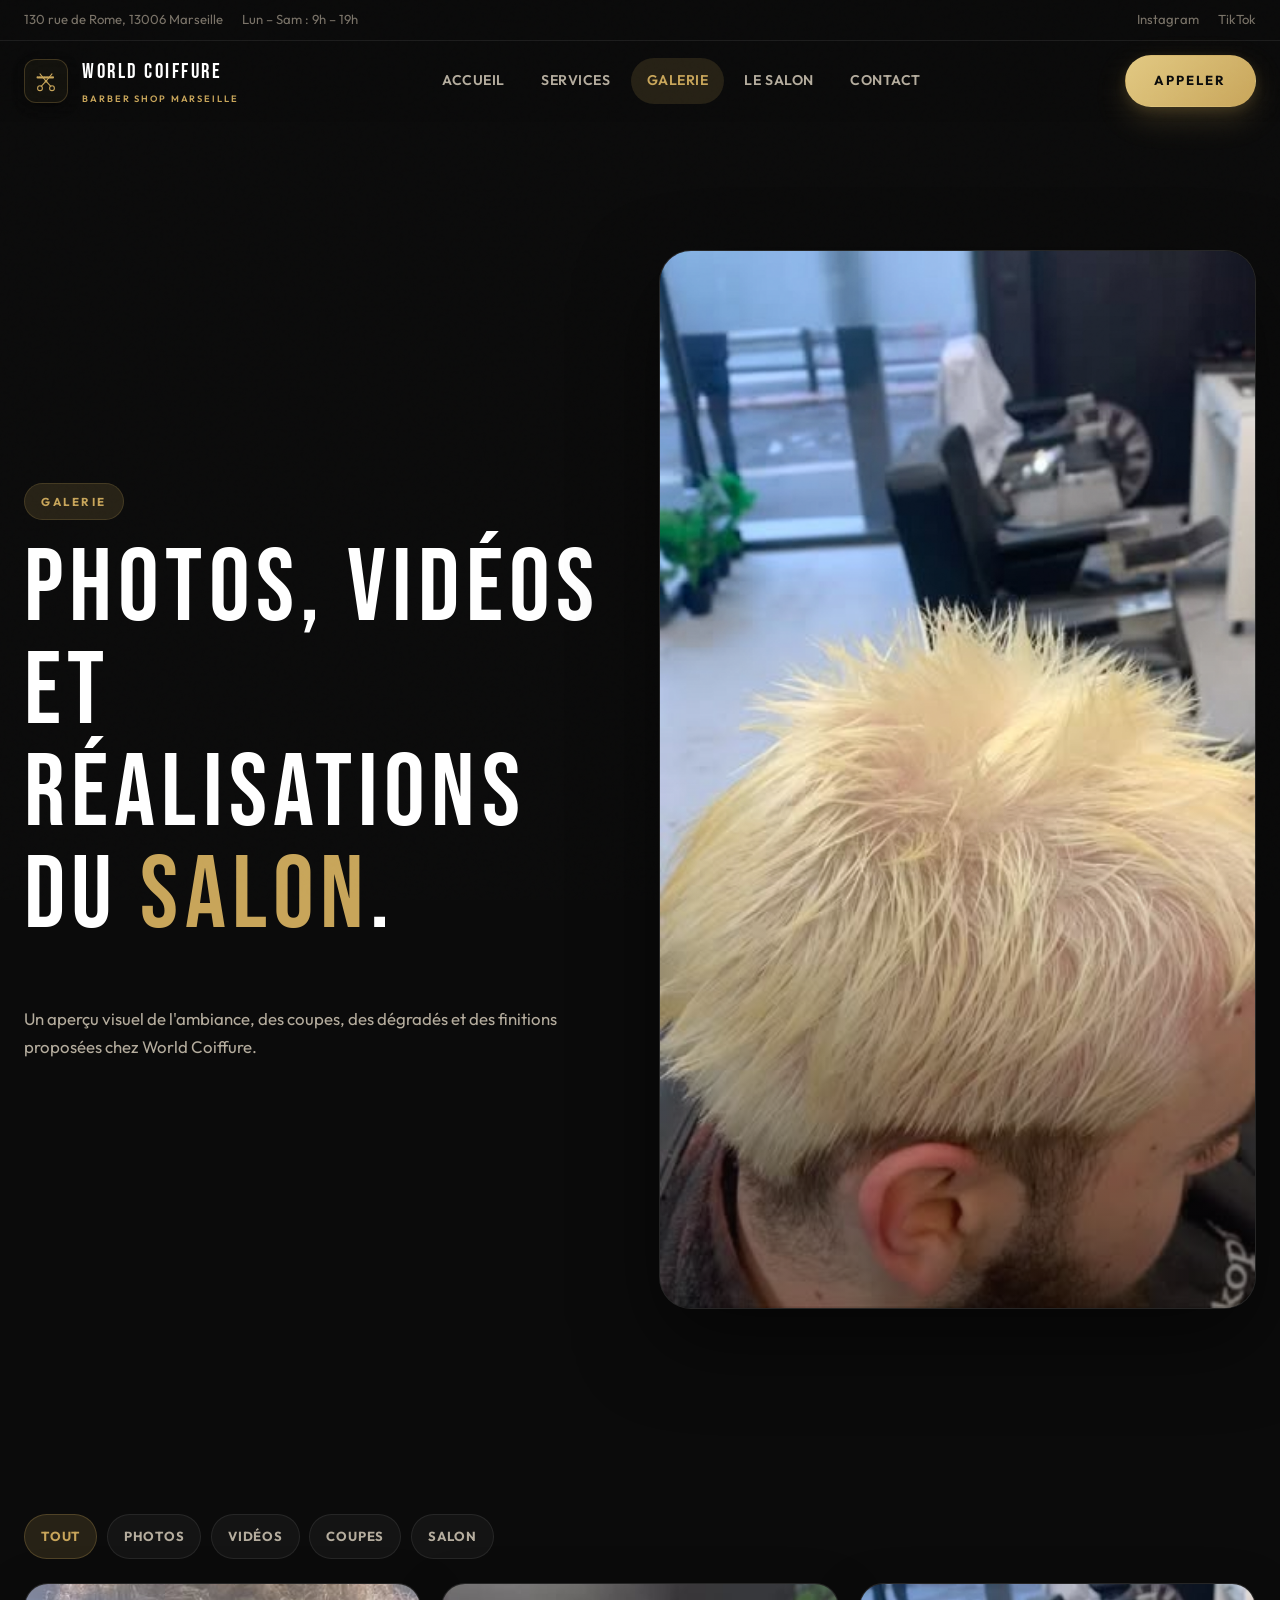
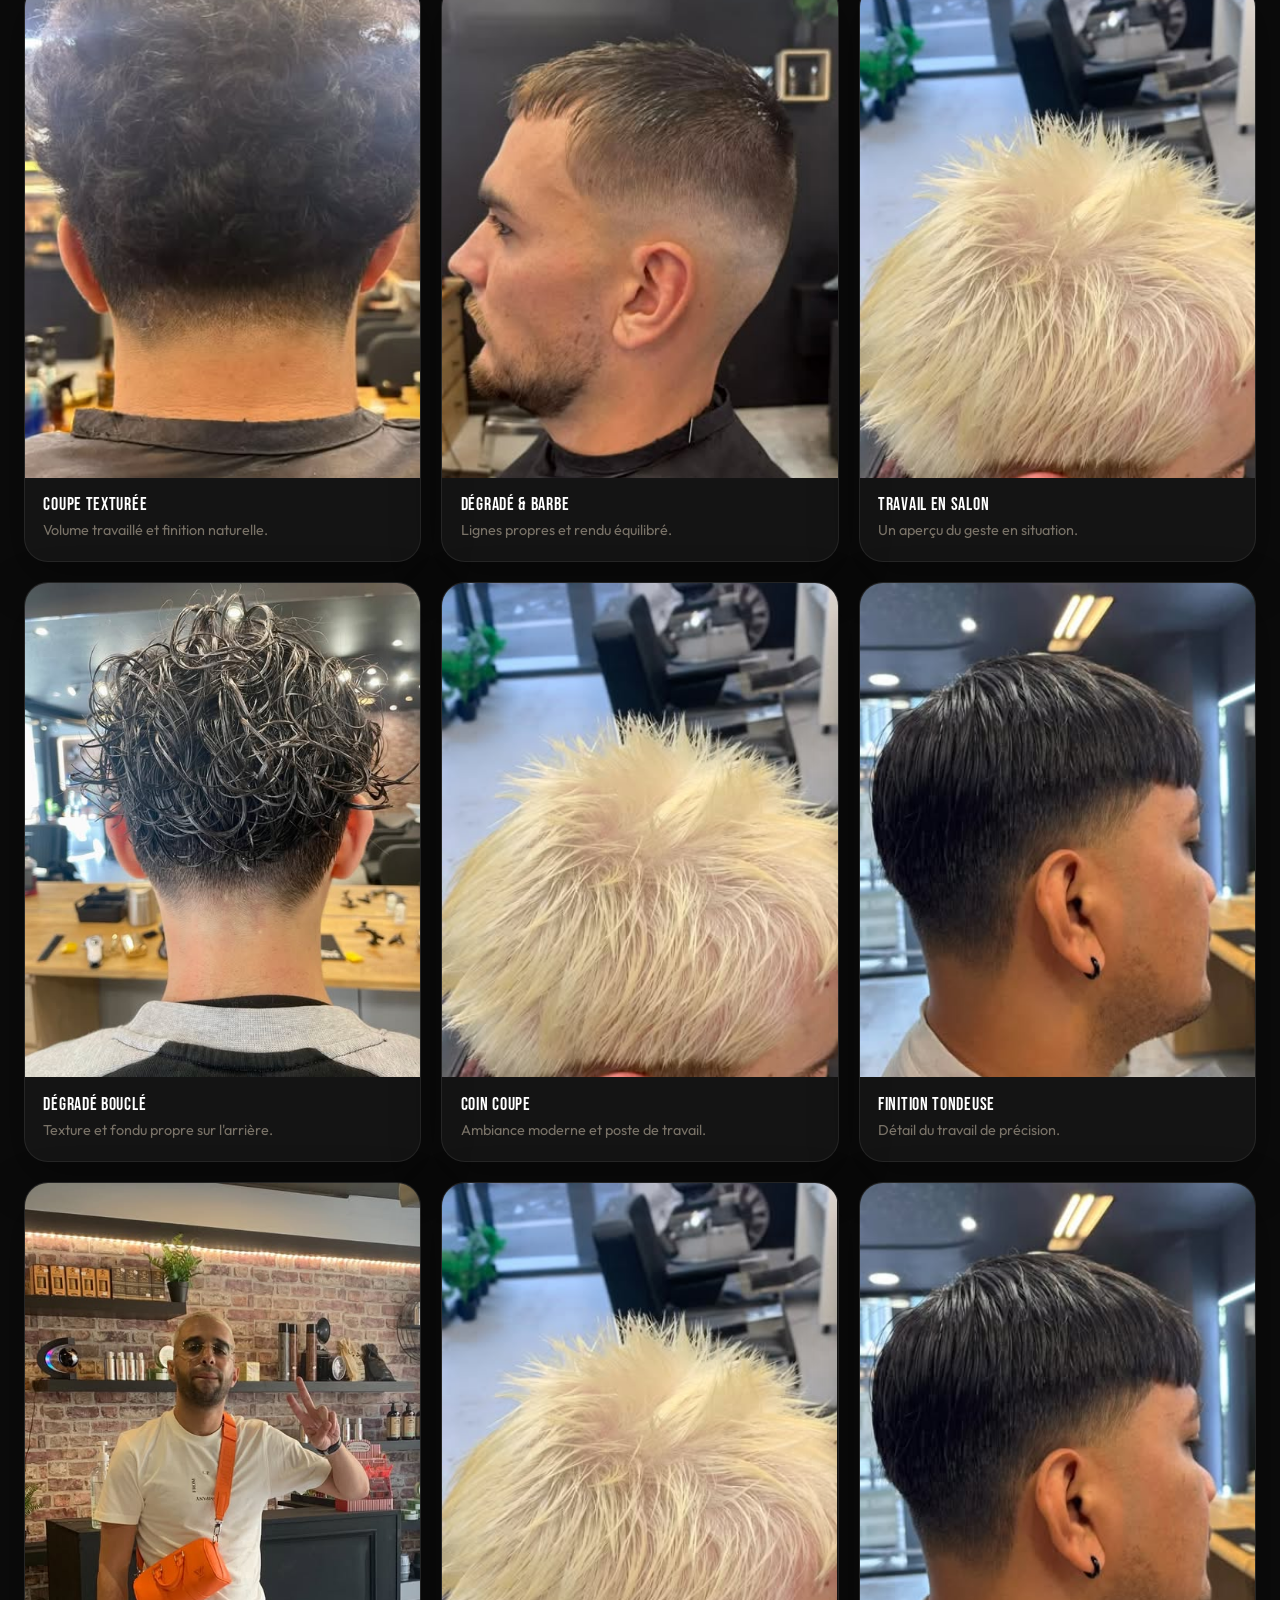
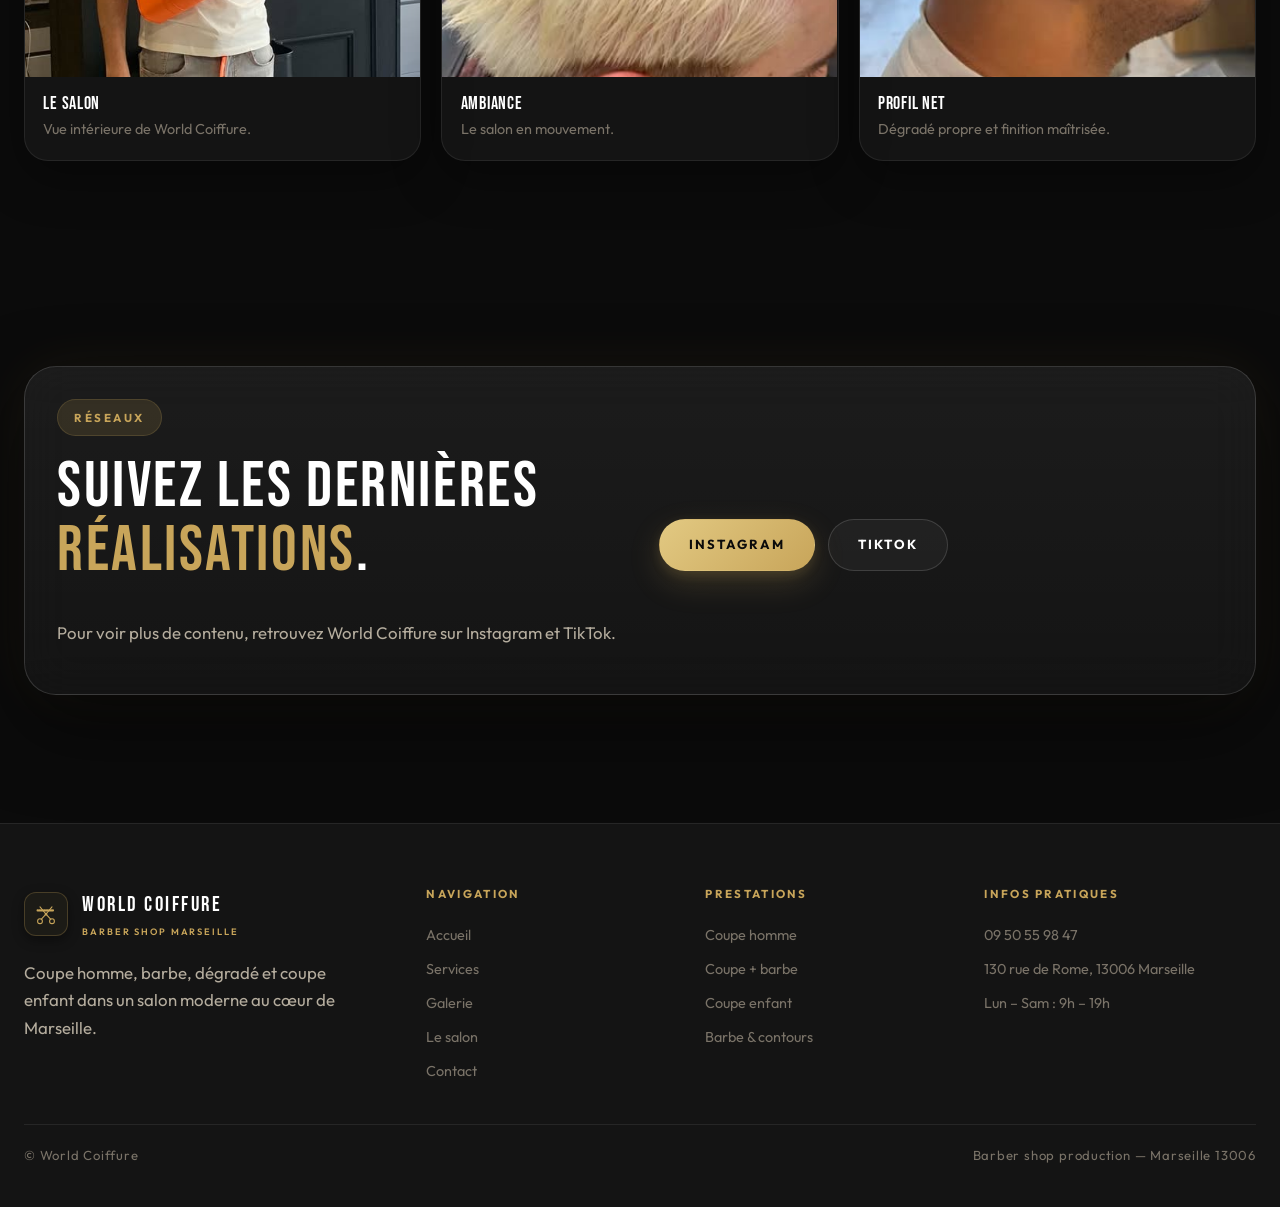
<file: gallery.html>
<!DOCTYPE html>
<html lang="fr">
<head>
  <meta charset="UTF-8">
  <meta name="viewport" content="width=device-width, initial-scale=1.0">
  <title>Galerie — World Coiffure Marseille</title>
  <meta name="description" content="Photos et vidéos de World Coiffure à Marseille : coupes homme, dégradés, barbe, ambiance salon et réalisations.">
  <meta name="theme-color" content="#0b0b0b">
  <meta property="og:title" content="Galerie — World Coiffure Marseille">
  <meta property="og:description" content="Photos et vidéos de World Coiffure à Marseille : coupes homme, dégradés, barbe, ambiance salon et réalisations.">
  <meta property="og:type" content="website">
  <meta property="og:locale" content="fr_FR">
  <meta property="og:image" content="https://dyme133.github.io/world-coiffure/assets/images/salon-interieur-02.jpg">
  <meta name="twitter:card" content="summary_large_image">
  <link rel="canonical" href="https://dyme133.github.io/world-coiffure/gallery.html">
  <link rel="icon" href="data:image/svg+xml,%3Csvg xmlns='http://www.w3.org/2000/svg' viewBox='0 0 100 100'%3E%3Ccircle cx='25' cy='80' r='10' stroke='%23c8a55a' stroke-width='6' fill='none'/%3E%3Ccircle cx='75' cy='80' r='10' stroke='%23c8a55a' stroke-width='6' fill='none'/%3E%3Cpath d='M 30 72 L 48 53 L 75 20' stroke='%23c8a55a' stroke-width='6' stroke-linecap='round' stroke-linejoin='round'/%3E%3Cpath d='M 70 72 L 52 53 L 25 20' stroke='%23c8a55a' stroke-width='6' stroke-linecap='round' stroke-linejoin='round'/%3E%3Ccircle cx='50' cy='51' r='5' fill='%23c8a55a'/%3E%3Cline x1='15' y1='35' x2='85' y2='35' stroke='%23c8a55a' stroke-dasharray='1 7' stroke-width='11' stroke-linecap='round'/%3E%3C/svg%3E">
  <link rel="preconnect" href="https://fonts.googleapis.com">
  <link rel="preconnect" href="https://fonts.gstatic.com" crossorigin>
  <link href="https://fonts.googleapis.com/css2?family=Bebas+Neue&family=Outfit:wght@300;400;500;600;700;800&display=swap" rel="stylesheet">
  <link rel="stylesheet" href="css/styles.css">
</head>
<body>
<a href="#main" class="skip-link">Aller au contenu</a>

<div class="topbar">
  <div class="container topbar__inner">
    <div class="topbar__group"><span>130 rue de Rome, 13006 Marseille</span><span>Lun – Sam : 9h – 19h</span></div>
    <div class="topbar__group"><a href="https://instagram.com/world.coiffure" target="_blank" rel="noopener">Instagram</a><a href="https://www.tiktok.com/@world.coiffure" target="_blank" rel="noopener">TikTok</a></div>
  </div>
</div>

<header class="header" id="siteHeader">
  <div class="container header__inner">
    <a class="logo" href="index.html" aria-label="World Coiffure — accueil">
      <span class="logo__mark"><svg width="24" height="24" viewBox="0 0 100 100" fill="none" stroke="currentColor" stroke-width="4.5" stroke-linecap="round" stroke-linejoin="round"><circle cx="25" cy="80" r="10" /><circle cx="75" cy="80" r="10" /><path d="M 30 72 L 48 53 L 75 20" /><path d="M 70 72 L 52 53 L 25 20" /><circle cx="50" cy="51" r="3.5" fill="currentColor" /><line x1="15" y1="35" x2="85" y2="35" stroke-dasharray="1 6" stroke-width="9" /></svg></span>
      <span>World Coiffure<small>Barber Shop Marseille</small></span>
    </a>
    <nav class="nav" aria-label="Navigation principale">
      <a href="index.html">Accueil</a>
      <a href="services.html">Services</a>
      <a href="gallery.html" class="active">Galerie</a>
      <a href="about.html">Le salon</a>
      <a href="contact.html">Contact</a>
    </nav>
    <div class="header__actions">
      <a class="btn btn-primary" href="tel:+33950559847">Appeler</a>
      <button class="icon-button" id="menuToggle" aria-label="Ouvrir le menu">☰</button>
    </div>
  </div>
</header>

<div class="drawer" id="drawer" aria-hidden="true">
  <div class="drawer__backdrop"></div>
  <div class="drawer__panel">
    <div style="display:flex;align-items:center;justify-content:space-between;gap:1rem">
      <strong style="font-family:var(--font-display);font-size:1.4rem;letter-spacing:.08em;text-transform:uppercase">World Coiffure</strong>
      <button class="icon-button" id="drawerClose" style="display:grid" aria-label="Fermer le menu">✕</button>
    </div>
    <nav class="drawer__nav">
      <a href="index.html">Accueil</a>
      <a href="services.html">Services</a>
      <a href="gallery.html" class="active">Galerie</a>
      <a href="about.html">Le salon</a>
      <a href="contact.html">Contact</a>
    </nav>
    <a class="btn btn-primary btn-full" href="tel:+33950559847">Appeler le salon</a>
    <a class="btn btn-secondary btn-full" href="https://maps.google.com/?q=130+rue+de+Rome+13006+Marseille" target="_blank" rel="noopener">Ouvrir l'itinéraire</a>
  </div>
</div>

<main id="main">

<section class="section">
  <div class="container split">
    <div data-reveal>
      <span class="eyebrow">Galerie</span>
      <h1>Photos, vidéos et réalisations du <span class="text-gold">salon</span>.</h1>
      <p>Un aperçu visuel de l'ambiance, des coupes, des dégradés et des finitions proposées chez World Coiffure.</p>
    </div>
    <div class="media-frame" data-reveal>
      <video autoplay muted loop playsinline preload="metadata" poster="assets/images/salon-interieur-01.jpg">
        <source src="assets/videos/insta-reel-02.mp4" type="video/mp4">
      </video>
    </div>
  </div>
</section>

<section class="section-tight">
  <div class="container">
    <div class="filters" aria-label="Filtres de galerie">
      <button class="filter active" data-filter="all">Tout</button>
      <button class="filter" data-filter="photo">Photos</button>
      <button class="filter" data-filter="video">Vidéos</button>
      <button class="filter" data-filter="coupe">Coupes</button>
      <button class="filter" data-filter="salon">Salon</button>
    </div>
    <div class="gallery-grid">
      <article class="gallery-card" data-category="photo coupe" data-reveal>
        <div class="gallery-media"><img loading="lazy" src="assets/images/coupe-homme-01.jpg" alt="Coupe texturée — World Coiffure"></div>
        <div class="gallery-caption"><h3>Coupe texturée</h3><p>Volume travaillé et finition naturelle.</p></div>
      </article>
      <article class="gallery-card" data-category="photo coupe" data-reveal>
        <div class="gallery-media"><img loading="lazy" src="assets/images/coupe-homme-03.jpg" alt="Dégradé & barbe — World Coiffure"></div>
        <div class="gallery-caption"><h3>Dégradé & barbe</h3><p>Lignes propres et rendu équilibré.</p></div>
      </article>
      <article class="gallery-card" data-category="video salon" data-reveal>
        <div class="gallery-media"><video autoplay muted loop playsinline preload="metadata" poster="assets/images/salon-interieur-01.jpg"><source src="assets/videos/insta-reel-03.mp4" type="video/mp4"></video></div>
        <div class="gallery-caption"><h3>Travail en salon</h3><p>Un aperçu du geste en situation.</p></div>
      </article>
      <article class="gallery-card" data-category="photo coupe" data-reveal>
        <div class="gallery-media"><img loading="lazy" src="assets/images/degrade-01.jpg" alt="Dégradé bouclé — World Coiffure"></div>
        <div class="gallery-caption"><h3>Dégradé bouclé</h3><p>Texture et fondu propre sur l'arrière.</p></div>
      </article>
      <article class="gallery-card" data-category="photo salon" data-reveal>
        <div class="gallery-media"><img loading="lazy" src="assets/images/salon-interieur-01.jpg" alt="Coin coupe — World Coiffure"></div>
        <div class="gallery-caption"><h3>Coin coupe</h3><p>Ambiance moderne et poste de travail.</p></div>
      </article>
      <article class="gallery-card" data-category="video coupe" data-reveal>
        <div class="gallery-media"><video autoplay muted loop playsinline preload="metadata" poster="assets/images/coupe-homme-04.jpg"><source src="assets/videos/insta-reel-04.mp4" type="video/mp4"></video></div>
        <div class="gallery-caption"><h3>Finition tondeuse</h3><p>Détail du travail de précision.</p></div>
      </article>
      <article class="gallery-card" data-category="photo salon" data-reveal>
        <div class="gallery-media"><img loading="lazy" src="assets/images/salon-interieur-02.jpg" alt="Le salon — World Coiffure"></div>
        <div class="gallery-caption"><h3>Le salon</h3><p>Vue intérieure de World Coiffure.</p></div>
      </article>
      <article class="gallery-card" data-category="video salon" data-reveal>
        <div class="gallery-media"><video autoplay muted loop playsinline preload="metadata" poster="assets/images/salon-interieur-01.jpg"><source src="assets/videos/insta-reel-06.mp4" type="video/mp4"></video></div>
        <div class="gallery-caption"><h3>Ambiance</h3><p>Le salon en mouvement.</p></div>
      </article>
      <article class="gallery-card" data-category="photo coupe" data-reveal>
        <div class="gallery-media"><img loading="lazy" src="assets/images/coupe-homme-04.jpg" alt="Profil net — World Coiffure"></div>
        <div class="gallery-caption"><h3>Profil net</h3><p>Dégradé propre et finition maîtrisée.</p></div>
      </article>
    </div>
  </div>
</section>

<section class="section">
  <div class="container panel panel-pad" data-reveal>
    <div class="split">
      <div>
        <span class="eyebrow">Réseaux</span>
        <h2>Suivez les dernières <span class="text-gold">réalisations</span>.</h2>
        <p>Pour voir plus de contenu, retrouvez World Coiffure sur Instagram et TikTok.</p>
      </div>
      <div class="actions">
        <a class="btn btn-primary" href="https://instagram.com/world.coiffure" target="_blank" rel="noopener">Instagram</a>
        <a class="btn btn-secondary" href="https://www.tiktok.com/@world.coiffure" target="_blank" rel="noopener">TikTok</a>
      </div>
    </div>
  </div>
</section>

</main>

<footer class="footer">
  <div class="container">
    <div class="footer__grid">
      <div>
        <a class="logo" href="index.html"><span class="logo__mark"><svg width="24" height="24" viewBox="0 0 100 100" fill="none" stroke="currentColor" stroke-width="4.5" stroke-linecap="round" stroke-linejoin="round"><circle cx="25" cy="80" r="10" /><circle cx="75" cy="80" r="10" /><path d="M 30 72 L 48 53 L 75 20" /><path d="M 70 72 L 52 53 L 25 20" /><circle cx="50" cy="51" r="3.5" fill="currentColor" /><line x1="15" y1="35" x2="85" y2="35" stroke-dasharray="1 6" stroke-width="9" /></svg></span><span>World Coiffure<small>Barber Shop Marseille</small></span></a>
        <p style="margin-top:1.2rem;max-width:340px">Coupe homme, barbe, dégradé et coupe enfant dans un salon moderne au cœur de Marseille.</p>
      </div>
      <div><h4>Navigation</h4><div class="footer__links"><a href="index.html">Accueil</a><a href="services.html">Services</a><a href="gallery.html">Galerie</a><a href="about.html">Le salon</a><a href="contact.html">Contact</a></div></div>
      <div><h4>Prestations</h4><div class="footer__links"><a href="services.html">Coupe homme</a><a href="services.html">Coupe + barbe</a><a href="services.html">Coupe enfant</a><a href="services.html">Barbe & contours</a></div></div>
      <div><h4>Infos pratiques</h4><div class="footer__links"><a href="tel:+33950559847">09 50 55 98 47</a><a href="https://maps.google.com/?q=130+rue+de+Rome+13006+Marseille" target="_blank" rel="noopener">130 rue de Rome, 13006 Marseille</a><span>Lun – Sam : 9h – 19h</span></div></div>
    </div>
    <div class="footer__bottom"><span>© World Coiffure</span><span>Barber shop production — Marseille 13006</span></div>
  </div>
</footer>

<div class="mobile-cta">
  <a class="btn btn-primary" href="tel:+33950559847">Appeler</a>
  <a class="btn btn-secondary" href="https://maps.google.com/?q=130+rue+de+Rome+13006+Marseille" target="_blank" rel="noopener">Itinéraire</a>
</div>

<script src="js/main.js"></script>
</body>
</html>
</file>
<file: css/styles.css>
/* ═══════════════════════════════════════════════════════════
   WORLD COIFFURE — Premium Dark Barbershop
   Direction: Aesop × The Blvd × Apple
   ═══════════════════════════════════════════════════════════ */

/* ── Custom Properties ───────────────────────────────────── */
:root {
  color-scheme: dark;

  /* Palette — Warm Black × Gold */
  --bg:       #0b0b0b;
  --bg-2:     #141414;
  --bg-3:     #1a1a1a;
  --surface:  rgba(255,255,255,.04);
  --surface-2: rgba(255,255,255,.07);
  --surface-3: rgba(255,255,255,.10);

  --gold:     #c8a55a;
  --gold-light: #e2c982;
  --gold-dim: #8f7534;
  --gold-glow: rgba(200,165,90,.15);

  --text:     #f0ece4;
  --text-2:   #b5ad9e;
  --text-3:   #7a7368;
  --white:    #ffffff;

  --line:     rgba(255,255,255,.08);
  --line-2:   rgba(255,255,255,.14);

  /* Typography */
  --font-display: 'Bebas Neue', 'Impact', sans-serif;
  --font-body:    'Outfit', 'Inter', system-ui, -apple-system, sans-serif;

  /* Spacing & Layout */
  --container: min(1240px, calc(100vw - 48px));
  --header-h:  80px;
  --radius:    16px;
  --radius-lg: 24px;
  --radius-xl: 32px;

  /* Effects */
  --shadow:      0 32px 80px rgba(0,0,0,.5);
  --shadow-soft: 0 16px 48px rgba(0,0,0,.35);
  --glow:        0 0 60px rgba(200,165,90,.08);
  --t:           .35s cubic-bezier(.4,0,.2,1);
  --t-fast:      .2s cubic-bezier(.4,0,.2,1);
  --t-spring:    .5s cubic-bezier(.175,.885,.32,1.275);
}

/* ── Reset ───────────────────────────────────────────────── */
*, *::before, *::after { box-sizing: border-box; margin: 0; padding: 0; }
html { scroll-behavior: smooth; -webkit-font-smoothing: antialiased; text-rendering: optimizeLegibility; }

body {
  font-family: var(--font-body);
  color: var(--text);
  background: var(--bg);
  line-height: 1.65;
  overflow-x: hidden;
}

/* Grain overlay */
body::before {
  content: "";
  position: fixed; inset: 0;
  pointer-events: none;
  z-index: 9999;
  opacity: .028;
  background-image: url("data:image/svg+xml,%3Csvg viewBox='0 0 256 256' xmlns='http://www.w3.org/2000/svg'%3E%3Cfilter id='n'%3E%3CfeTurbulence type='fractalNoise' baseFrequency='.85' numOctaves='4' stitchTiles='stitch'/%3E%3C/filter%3E%3Crect width='100%25' height='100%25' filter='url(%23n)'/%3E%3C/svg%3E");
  mix-blend-mode: overlay;
}

body > * { position: relative; z-index: 1; }

a { color: inherit; text-decoration: none; }
img, video { display: block; max-width: 100%; }
button, input, textarea { font: inherit; }
button { cursor: pointer; border: none; background: none; }

h1, h2, h3, h4 {
  margin: 0 0 .55em;
  line-height: 1.0;
  letter-spacing: .04em;
  text-transform: uppercase;
  font-family: var(--font-display);
  font-weight: 400;
  color: var(--white);
}
h1 { font-size: clamp(3.2rem, 8vw, 7rem); letter-spacing: .06em; }
h2 { font-size: clamp(2.4rem, 5vw, 4.2rem); }
h3 { font-size: clamp(1.4rem, 2.5vw, 1.85rem); }
p { margin: 0 0 1rem; color: var(--text-2); font-size: 1.05rem; }
strong { color: var(--white); }

/* ── Utilities ───────────────────────────────────────────── */
.container { width: var(--container); margin-inline: auto; }
.section { padding: clamp(5rem, 10vw, 9rem) 0; }
.section-tight { padding: clamp(3rem, 6vw, 5rem) 0; }

.skip-link {
  position: absolute; left: 1rem; top: -4rem; z-index: 100;
  padding: .75rem 1.2rem; border-radius: 12px;
  background: var(--gold); color: #000; font-weight: 700;
}
.skip-link:focus { top: 1rem; }

/* ── Gold Accent Text ────────────────────────────────────── */
.text-gold { color: var(--gold); }
.text-gradient {
  background: linear-gradient(135deg, var(--gold-light), var(--gold), var(--gold-dim));
  -webkit-background-clip: text; background-clip: text;
  color: transparent;
}

/* ── Eyebrow Tag ─────────────────────────────────────────── */
.eyebrow {
  display: inline-flex; align-items: center; gap: .5rem;
  margin-bottom: 1.2rem;
  padding: .5rem 1rem;
  border-radius: 999px;
  font-size: .72rem; font-weight: 700;
  letter-spacing: .22em; text-transform: uppercase;
  color: var(--gold);
  background: var(--gold-glow);
  border: 1px solid rgba(200,165,90,.18);
}

/* ── Topbar ──────────────────────────────────────────────── */
.topbar {
  border-bottom: 1px solid var(--line);
  background: rgba(11,11,11,.85);
  backdrop-filter: blur(16px);
}
.topbar__inner {
  min-height: 40px;
  display: flex; align-items: center; justify-content: space-between;
  gap: 1rem;
  font-size: .82rem; color: var(--text-3);
}
.topbar__group { display: flex; gap: 1.2rem; align-items: center; flex-wrap: wrap; }
.topbar__group a { transition: color var(--t-fast); }
.topbar__group a:hover { color: var(--gold); }

/* ── Header ──────────────────────────────────────────────── */
.header {
  position: sticky; top: 0; z-index: 50;
  background: rgba(11,11,11,.5);
  border-bottom: 1px solid transparent;
  backdrop-filter: blur(24px);
  transition: background var(--t), border-color var(--t), box-shadow var(--t);
}
.header.is-scrolled {
  background: rgba(11,11,11,.92);
  border-color: var(--line);
  box-shadow: var(--shadow-soft);
}
.header__inner {
  min-height: var(--header-h);
  display: grid; grid-template-columns: auto 1fr auto;
  gap: 1.5rem; align-items: center;
}

/* Logo */
.logo {
  display: flex; align-items: center; gap: .9rem;
  font-family: var(--font-display);
  font-size: 1.3rem;
  letter-spacing: .12em;
  text-transform: uppercase;
  color: var(--white);
}
.logo__mark {
  width: 44px; height: 44px;
  display: grid; place-items: center;
  border-radius: 12px;
  background: rgba(200, 165, 90, 0.05);
  border: 1px solid rgba(200, 165, 90, 0.25);
  color: var(--gold);
  box-shadow: 0 4px 12px rgba(0, 0, 0, 0.4);
  transition: border-color .3s ease, transform .3s ease, background-color .3s ease, box-shadow .3s ease;
}
.logo:hover .logo__mark {
  border-color: var(--gold);
  background: rgba(200, 165, 90, 0.12);
  transform: scale(1.05);
  box-shadow: 0 0 20px rgba(200, 165, 90, 0.2);
}
.logo small {
  display: block;
  color: var(--gold);
  letter-spacing: .2em;
  font-size: .58rem;
  font-family: var(--font-body);
  font-weight: 600;
  margin-top: .1rem;
}

/* Nav */
.nav { display: flex; justify-content: center; gap: .25rem; }
.nav a {
  position: relative;
  padding: .7rem 1rem; border-radius: 999px;
  color: var(--text-2);
  font-family: var(--font-body);
  font-weight: 600; font-size: .88rem;
  letter-spacing: .04em; text-transform: uppercase;
  transition: color var(--t-fast), background var(--t-fast);
}
.nav a:hover { color: var(--white); background: var(--surface); }
.nav a.active {
  color: var(--gold);
  background: var(--gold-glow);
}

.header__actions { display: flex; gap: .65rem; align-items: center; }

.icon-button {
  width: 46px; height: 46px;
  border-radius: 12px;
  border: 1px solid var(--line-2);
  background: var(--surface);
  color: var(--white);
  display: none; place-items: center;
  font-size: 1.2rem;
  transition: background var(--t-fast), border-color var(--t-fast);
}
.icon-button:hover { background: var(--surface-2); border-color: var(--gold-dim); }

/* ── Buttons ─────────────────────────────────────────────── */
.btn {
  display: inline-flex; align-items: center; justify-content: center; gap: .5rem;
  min-height: 52px;
  padding: .85rem 1.8rem;
  border-radius: 999px;
  border: 1px solid transparent;
  font-family: var(--font-body);
  font-weight: 700; font-size: .82rem;
  letter-spacing: .15em; text-transform: uppercase;
  transition: transform var(--t-fast), box-shadow var(--t), background var(--t), border-color var(--t), color var(--t);
  white-space: nowrap;
}
.btn:hover { transform: translateY(-2px); }
.btn:active { transform: translateY(0) scale(.98); }

.btn-primary {
  background: linear-gradient(135deg, var(--gold-light), var(--gold));
  color: #0b0b0b;
  box-shadow: 0 12px 32px rgba(200,165,90,.2), 0 4px 12px rgba(200,165,90,.15);
}
.btn-primary:hover {
  box-shadow: 0 16px 40px rgba(200,165,90,.3), 0 6px 16px rgba(200,165,90,.2);
}

.btn-secondary {
  background: var(--surface);
  border-color: var(--line-2);
  color: var(--white);
}
.btn-secondary:hover { border-color: var(--gold-dim); background: var(--surface-2); }

.btn-full { width: 100%; }

/* ── Hero ────────────────────────────────────────────────── */
.hero {
  position: relative;
  min-height: calc(100svh - 40px);
  display: grid; align-items: center;
  overflow: hidden;
}
.hero__media { position: absolute; inset: 0; z-index: 0; }
.hero__media video,
.hero__media img { width: 100%; height: 100%; object-fit: cover; }
.hero__media::after {
  content: "";
  position: absolute; inset: 0;
  background:
    linear-gradient(to bottom, rgba(11,11,11,.92) 0%, rgba(11,11,11,.55) 40%, rgba(11,11,11,.35) 60%, rgba(11,11,11,.85) 100%),
    linear-gradient(135deg, rgba(200,165,90,.08) 0%, transparent 50%);
}
.hero__content {
  position: relative; z-index: 1;
  padding: clamp(5rem, 10vw, 8rem) 0;
}
.hero__grid {
  display: grid;
  grid-template-columns: 1.15fr .85fr;
  gap: clamp(2rem, 4vw, 3.5rem);
  align-items: end;
}
.hero__copy p { max-width: 600px; font-size: clamp(1.02rem, 1.4vw, 1.15rem); }
.hero__copy h1 { margin-bottom: .55em; }

.hero__actions, .actions { display: flex; flex-wrap: wrap; gap: .85rem; margin-top: 1.8rem; }

/* Quick pills */
.quick-grid {
  display: grid; grid-template-columns: repeat(2,1fr);
  gap: .7rem; margin-top: 1.6rem;
}
.pill {
  display: flex; align-items: center; gap: .5rem;
  min-height: 46px;
  padding: .65rem .9rem;
  border-radius: 999px;
  background: rgba(11,11,11,.65);
  border: 1px solid var(--line);
  backdrop-filter: blur(12px);
  color: var(--text-2);
  font-weight: 600; font-size: .85rem;
  transition: border-color var(--t-fast), color var(--t-fast);
}
.pill:hover { border-color: var(--gold-dim); color: var(--white); }

/* ── Glass Panel ─────────────────────────────────────────── */
.panel {
  border: 1px solid var(--line-2);
  background: linear-gradient(180deg, var(--surface-2), var(--surface));
  box-shadow: var(--shadow), var(--glow);
  backdrop-filter: blur(24px);
  border-radius: var(--radius-xl);
  overflow: hidden;
}
.panel-pad { padding: clamp(1.5rem, 2.5vw, 2rem); }

.info-row {
  display: flex; align-items: center; justify-content: space-between;
  gap: 1rem; padding: 1rem 0;
  border-bottom: 1px solid var(--line);
}
.info-row:last-child { border-bottom: 0; }
.info-row span { color: var(--text-3); font-size: .9rem; }
.info-row strong { font-family: var(--font-body); font-weight: 700; font-size: .95rem; }

/* ── Stats Row ───────────────────────────────────────────── */
.stats { display: grid; grid-template-columns: repeat(4,1fr); gap: 1rem; }
.stat {
  text-align: center;
  padding: 1.5rem 1rem;
  border-radius: var(--radius);
  border: 1px solid var(--line);
  background: var(--surface);
  transition: transform var(--t), border-color var(--t);
}
.stat:hover { transform: translateY(-4px); border-color: var(--gold-dim); }
.stat strong {
  display: block;
  font-family: var(--font-display);
  font-size: 2.2rem;
  letter-spacing: .06em;
  color: var(--gold);
}
.stat span { font-size: .85rem; color: var(--text-3); }

/* ── Section Header ──────────────────────────────────────── */
.section-head { max-width: 780px; margin-bottom: 2.5rem; }
.section-head p { max-width: 640px; }

/* ── Card Grid ───────────────────────────────────────────── */
.card-grid { display: grid; grid-template-columns: repeat(3,1fr); gap: 1.25rem; }

.card {
  position: relative;
  min-height: 100%;
  padding: 1.75rem;
  border-radius: var(--radius-lg);
  border: 1px solid var(--line);
  background: linear-gradient(180deg, var(--surface-2) 0%, var(--surface) 100%);
  box-shadow: var(--shadow-soft);
  transition: transform var(--t), border-color var(--t), box-shadow var(--t);
  overflow: hidden;
}
.card::before {
  content: "";
  position: absolute; top: 0; left: 0; right: 0;
  height: 2px;
  background: linear-gradient(90deg, transparent, var(--gold), transparent);
  opacity: 0;
  transition: opacity var(--t);
}
.card:hover {
  transform: translateY(-6px);
  border-color: var(--line-2);
  box-shadow: var(--shadow), var(--glow);
}
.card:hover::before { opacity: 1; }

.card__icon {
  width: 52px; height: 52px;
  display: grid; place-items: center;
  border-radius: 14px;
  background: linear-gradient(135deg, var(--gold-glow), rgba(200,165,90,.08));
  border: 1px solid rgba(200,165,90,.15);
  margin-bottom: 1.2rem;
  font-size: 1.2rem;
  color: var(--gold);
  font-weight: 700;
  font-family: var(--font-display);
}
.price {
  display: inline-flex;
  margin-top: .5rem;
  padding: .45rem .85rem;
  border-radius: 999px;
  background: var(--gold-glow);
  border: 1px solid rgba(200,165,90,.15);
  color: var(--gold-light);
  font-weight: 700; font-size: .88rem;
}

/* ── Split Layout ────────────────────────────────────────── */
.split {
  display: grid; grid-template-columns: 1fr 1fr;
  gap: clamp(1.5rem, 3vw, 2.5rem);
  align-items: center;
}

/* ── Media Frame ─────────────────────────────────────────── */
.media-frame {
  position: relative;
  overflow: hidden;
  border-radius: var(--radius-xl);
  border: 1px solid var(--line);
  box-shadow: var(--shadow);
  background: var(--bg-2);
  min-height: 380px;
}
.media-frame img,
.media-frame video {
  width: 100%; height: 100%;
  object-fit: cover;
  transition: transform .6s cubic-bezier(.4,0,.2,1);
}
.media-frame:hover img,
.media-frame:hover video { transform: scale(1.04); }
.media-frame::after {
  content: "";
  position: absolute; inset: 0;
  background: linear-gradient(180deg, transparent 50%, rgba(11,11,11,.45));
  pointer-events: none;
}

/* ── Bento Gallery ───────────────────────────────────────── */
.bento { display: grid; grid-template-columns: repeat(12,1fr); gap: 1rem; }

.tile {
  position: relative;
  overflow: hidden;
  border-radius: var(--radius-lg);
  border: 1px solid var(--line);
  background: var(--bg-2);
  box-shadow: var(--shadow-soft);
  min-height: 300px;
  transition: border-color var(--t), box-shadow var(--t);
}
.tile:hover { border-color: var(--line-2); box-shadow: var(--shadow); }
.tile--wide { grid-column: span 8; }
.tile--small { grid-column: span 4; }
.tile img, .tile video { width: 100%; height: 100%; object-fit: cover; transition: transform .5s ease; }
.tile:hover img, .tile:hover video { transform: scale(1.04); }
.tile__label {
  position: absolute; left: 1rem; right: 1rem; bottom: 1rem; z-index: 2;
  display: flex; justify-content: space-between; gap: .5rem; align-items: end;
}
.tile::after {
  content: "";
  position: absolute; inset: 0;
  background: linear-gradient(180deg, transparent 40%, rgba(11,11,11,.72));
  pointer-events: none;
}
.badge {
  display: inline-flex;
  padding: .42rem .75rem;
  border-radius: 999px;
  background: rgba(11,11,11,.65);
  border: 1px solid var(--line);
  backdrop-filter: blur(12px);
  font-weight: 700; font-size: .78rem;
  color: var(--white);
}

/* ── Gallery ─────────────────────────────────────────────── */
.filters { display: flex; flex-wrap: wrap; gap: .6rem; margin-bottom: 1.5rem; }
.filter {
  border: 1px solid var(--line);
  background: var(--surface);
  color: var(--text-2);
  padding: .65rem 1rem;
  border-radius: 999px;
  font-weight: 700; font-size: .82rem;
  letter-spacing: .06em; text-transform: uppercase;
  transition: background var(--t-fast), border-color var(--t-fast), color var(--t-fast);
}
.filter.active, .filter:hover {
  background: var(--gold-glow);
  border-color: rgba(200,165,90,.25);
  color: var(--gold);
}

.gallery-grid { display: grid; grid-template-columns: repeat(3,1fr); gap: 1.25rem; }
.gallery-card {
  overflow: hidden;
  border-radius: var(--radius-lg);
  border: 1px solid var(--line);
  background: var(--surface);
  box-shadow: var(--shadow-soft);
  transition: transform var(--t), border-color var(--t);
}
.gallery-card:hover { transform: translateY(-4px); border-color: var(--line-2); }
.gallery-card.is-hidden { display: none; }
.gallery-media { aspect-ratio: 4/5; background: var(--bg-2); overflow: hidden; }
.gallery-media img, .gallery-media video {
  width: 100%; height: 100%; object-fit: cover;
  transition: transform .5s ease;
}
.gallery-card:hover .gallery-media img,
.gallery-card:hover .gallery-media video { transform: scale(1.05); }
.gallery-caption { padding: 1.15rem; }
.gallery-caption h3 { font-size: 1.1rem; margin-bottom: .3em; }
.gallery-caption p { margin: 0; font-size: .9rem; color: var(--text-3); }

/* ── FAQ ─────────────────────────────────────────────────── */
.faq { display: grid; gap: .75rem; }
.faq-item {
  border: 1px solid var(--line);
  border-radius: var(--radius);
  background: var(--surface);
  overflow: hidden;
  transition: border-color var(--t-fast);
}
.faq-item:hover { border-color: var(--line-2); }
.faq-item.is-open { border-color: rgba(200,165,90,.2); }
.faq-button {
  width: 100%;
  display: flex; justify-content: space-between; gap: 1rem;
  padding: 1.15rem 1.3rem;
  color: var(--white);
  background: none; border: 0;
  text-align: left;
  font-weight: 700; font-size: .95rem;
}
.faq-button span {
  flex-shrink: 0;
  width: 28px; height: 28px;
  display: grid; place-items: center;
  border-radius: 8px;
  background: var(--surface-2);
  border: 1px solid var(--line);
  font-size: .9rem;
  transition: transform var(--t-fast), background var(--t-fast);
}
.faq-item.is-open .faq-button span { transform: rotate(45deg); background: var(--gold-glow); }
.faq-body { display: none; padding: 0 1.3rem 1.2rem; color: var(--text-2); line-height: 1.7; }
.faq-item.is-open .faq-body { display: block; }

/* ── Hours ────────────────────────────────────────────────── */
.hours { display: grid; gap: .5rem; }
.hours-row {
  display: flex; justify-content: space-between; gap: 1rem;
  padding: .85rem 1rem;
  border-radius: var(--radius);
  border: 1px solid var(--line);
  background: var(--surface);
  transition: border-color var(--t-fast);
}
.hours-row:hover { border-color: var(--line-2); }

/* ── Map ─────────────────────────────────────────────────── */
.map {
  min-height: 440px; border: 0;
  width: 100%; display: block;
  filter: grayscale(.3) contrast(1.05);
  border-radius: var(--radius-xl);
}

/* ── Footer ──────────────────────────────────────────────── */
.footer {
  padding: 4rem 0 2.5rem;
  border-top: 1px solid var(--line);
  background: var(--bg-2);
}
.footer__grid {
  display: grid;
  grid-template-columns: 1.5fr 1fr 1fr 1.1fr;
  gap: 2rem;
}
.footer h4 {
  font-family: var(--font-body);
  font-size: .72rem;
  letter-spacing: .2em; text-transform: uppercase;
  color: var(--gold);
  margin-bottom: 1.5rem;
  font-weight: 700;
}
.footer__links { display: grid; gap: .65rem; }
.footer__links a, .footer__links span {
  color: var(--text-3);
  font-size: .9rem;
  transition: color var(--t-fast);
}
.footer__links a:hover { color: var(--gold); }
.footer__bottom {
  margin-top: 2.5rem;
  padding-top: 1.25rem;
  border-top: 1px solid var(--line);
  display: flex; justify-content: space-between; gap: 1rem; flex-wrap: wrap;
  color: var(--text-3);
  font-size: .82rem; letter-spacing: .06em;
}

/* ── Drawer (mobile menu) ────────────────────────────────── */
.drawer { position: fixed; inset: 0; z-index: 70; pointer-events: none; }
.drawer.is-open { pointer-events: auto; }
.drawer__backdrop {
  position: absolute; inset: 0;
  background: rgba(0,0,0,.7);
  backdrop-filter: blur(8px);
  opacity: 0;
  transition: opacity .3s ease;
}
.drawer__panel {
  position: absolute; top: 0; right: 0;
  width: min(400px, 92vw); height: 100%;
  padding: 1.5rem;
  background: rgba(11,11,11,.97);
  border-left: 1px solid var(--line);
  transform: translateX(100%);
  transition: transform .4s cubic-bezier(.16,1,.3,1);
  display: flex; flex-direction: column; gap: 1.25rem;
}
.drawer.is-open .drawer__backdrop { opacity: 1; }
.drawer.is-open .drawer__panel { transform: translateX(0); }
.drawer__nav { display: grid; gap: .5rem; }
.drawer__nav a {
  padding: 1.1rem;
  border-radius: var(--radius);
  background: var(--surface);
  border: 1px solid var(--line);
  font-weight: 700;
  font-size: .95rem;
  letter-spacing: .06em; text-transform: uppercase;
  transition: border-color var(--t-fast), background var(--t-fast);
}
.drawer__nav a:hover,
.drawer__nav a.active { border-color: var(--gold-dim); background: var(--gold-glow); color: var(--gold); }

/* ── Mobile CTA Bar ──────────────────────────────────────── */
.mobile-cta {
  position: fixed; left: 12px; right: 12px; bottom: 12px; z-index: 60;
  display: none;
  grid-template-columns: 1fr 1fr;
  gap: .6rem; padding: .6rem;
  border-radius: 20px;
  border: 1px solid var(--line);
  background: rgba(11,11,11,.92);
  backdrop-filter: blur(20px);
  box-shadow: var(--shadow);
}
.mobile-cta .btn { min-height: 48px; padding: .7rem .8rem; font-size: .72rem; }

/* ── Reveal Animation ────────────────────────────────────── */
.reveal {
  opacity: 0;
  transform: translateY(24px);
  transition: opacity .6s cubic-bezier(.4,0,.2,1), transform .6s cubic-bezier(.4,0,.2,1);
}
.reveal.is-visible {
  opacity: 1;
  transform: none;
}

/* Stagger children */
.card-grid .reveal:nth-child(2) { transition-delay: .08s; }
.card-grid .reveal:nth-child(3) { transition-delay: .16s; }
.card-grid .reveal:nth-child(4) { transition-delay: .24s; }
.card-grid .reveal:nth-child(5) { transition-delay: .32s; }
.card-grid .reveal:nth-child(6) { transition-delay: .4s; }

.stats .reveal:nth-child(2),
.stats .card:nth-child(2) { transition-delay: .08s; }
.stats .reveal:nth-child(3),
.stats .card:nth-child(3) { transition-delay: .16s; }
.stats .reveal:nth-child(4),
.stats .card:nth-child(4) { transition-delay: .24s; }

/* ── Horizontal Gold Rule ────────────────────────────────── */
.gold-rule {
  width: 60px; height: 2px;
  background: linear-gradient(90deg, var(--gold), transparent);
  margin-bottom: 1.5rem;
}

/* ── Responsive ──────────────────────────────────────────── */
@media (max-width: 980px) {
  .nav, .header__actions .btn { display: none; }
  .icon-button { display: grid; }
  .hero__grid, .split { grid-template-columns: 1fr; }
  .card-grid, .gallery-grid, .stats { grid-template-columns: 1fr 1fr; }
  .footer__grid { grid-template-columns: 1fr 1fr; }
  .tile--wide, .tile--small { grid-column: span 6; }
}

@media (max-width: 720px) {
  body { padding-bottom: 86px; }
  .mobile-cta { display: grid; }
  .topbar__inner { justify-content: center; }
  .topbar__group:nth-child(2) { display: none; }
  .header__inner { grid-template-columns: 1fr auto; }
  .logo small { display: none; }
  .hero { min-height: auto; }
  .hero__content { padding: clamp(3rem, 8vw, 5rem) 0; }
  h1 { font-size: clamp(2.5rem, 10vw, 4rem); }
  .quick-grid, .card-grid, .gallery-grid, .stats, .footer__grid { grid-template-columns: 1fr; }
  .bento { grid-template-columns: 1fr; }
  .tile--wide, .tile--small { grid-column: auto; }
  .tile { min-height: 280px; }
  .section { padding: 4rem 0; }
  .section-tight { padding: 2.5rem 0; }
}

@media (prefers-reduced-motion: reduce) {
  *, *::before, *::after {
    scroll-behavior: auto !important;
    transition: none !important;
    animation: none !important;
  }
}
</file>
